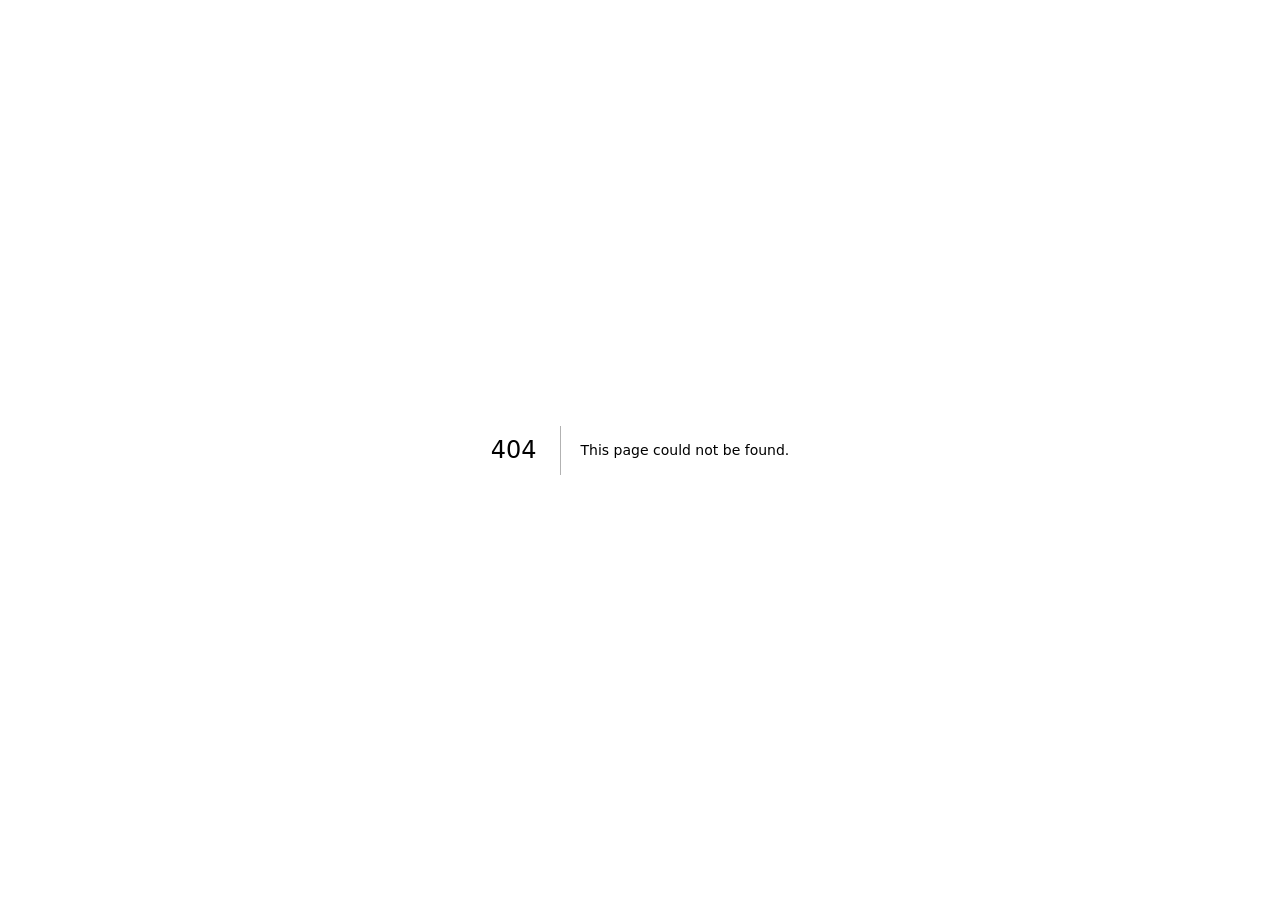
<file: 404/index.html>
<!DOCTYPE html><html lang="ru"><head><meta charSet="utf-8"/><meta name="viewport" content="width=device-width, initial-scale=1"/><link rel="stylesheet" href="/_next/static/chunks/08pyza8896.~y.css" data-precedence="next"/><link rel="preload" as="script" fetchPriority="low" href="/_next/static/chunks/15xrurgzs99gv.js"/><script src="/_next/static/chunks/0t2z5hkh7v~~b.js" async=""></script><script src="/_next/static/chunks/07lhk_q6pmm3r.js" async=""></script><script src="/_next/static/chunks/turbopack-08lz5pl99x_po.js" async=""></script><script src="/_next/static/chunks/0dbhjjzl8qfwv.js" async=""></script><meta name="robots" content="noindex"/><title>404: This page could not be found.</title><title>Предпросмотр сайта Валентины Зеленской</title><meta name="description" content="Интерактивный предпросмотр сайта-портфолио дизайнера интерьеров."/><meta name="codex-preview" content="development"/><link rel="shortcut icon" href="/favicon.svg"/><link rel="icon" href="/favicon.svg"/><script src="/_next/static/chunks/03~yq9q893hmn.js" noModule=""></script></head><body><div hidden=""><!--$--><!--/$--></div><div style="font-family:system-ui,&quot;Segoe UI&quot;,Roboto,Helvetica,Arial,sans-serif,&quot;Apple Color Emoji&quot;,&quot;Segoe UI Emoji&quot;;height:100vh;text-align:center;display:flex;flex-direction:column;align-items:center;justify-content:center"><div><style>body{color:#000;background:#fff;margin:0}.next-error-h1{border-right:1px solid rgba(0,0,0,.3)}@media (prefers-color-scheme:dark){body{color:#fff;background:#000}.next-error-h1{border-right:1px solid rgba(255,255,255,.3)}}</style><h1 class="next-error-h1" style="display:inline-block;margin:0 20px 0 0;padding:0 23px 0 0;font-size:24px;font-weight:500;vertical-align:top;line-height:49px">404</h1><div style="display:inline-block"><h2 style="font-size:14px;font-weight:400;line-height:49px;margin:0">This page could not be found.</h2></div></div></div><!--$--><!--/$--><script src="/_next/static/chunks/15xrurgzs99gv.js" id="_R_" async=""></script><script>(self.__next_f=self.__next_f||[]).push([0])</script><script>self.__next_f.push([1,"1:\"$Sreact.fragment\"\n2:I[39756,[\"/_next/static/chunks/0dbhjjzl8qfwv.js\"],\"default\"]\n3:I[37457,[\"/_next/static/chunks/0dbhjjzl8qfwv.js\"],\"default\"]\n4:I[97367,[\"/_next/static/chunks/0dbhjjzl8qfwv.js\"],\"OutletBoundary\"]\n5:\"$Sreact.suspense\"\n8:I[97367,[\"/_next/static/chunks/0dbhjjzl8qfwv.js\"],\"ViewportBoundary\"]\na:I[97367,[\"/_next/static/chunks/0dbhjjzl8qfwv.js\"],\"MetadataBoundary\"]\nc:I[68027,[\"/_next/static/chunks/0dbhjjzl8qfwv.js\"],\"default\",1]\n:HL[\"/_next/static/chunks/08pyza8896.~y.css\",\"style\"]\n"])</script><script>self.__next_f.push([1,"0:{\"P\":null,\"c\":[\"\",\"_not-found\",\"\"],\"q\":\"\",\"i\":false,\"f\":[[[\"\",{\"children\":[\"/_not-found\",{\"children\":[\"__PAGE__\",{}]}]},\"$undefined\",\"$undefined\",16],[[\"$\",\"$1\",\"c\",{\"children\":[[[\"$\",\"link\",\"0\",{\"rel\":\"stylesheet\",\"href\":\"/_next/static/chunks/08pyza8896.~y.css\",\"precedence\":\"next\",\"crossOrigin\":\"$undefined\",\"nonce\":\"$undefined\"}],[\"$\",\"script\",\"script-0\",{\"src\":\"/_next/static/chunks/0dbhjjzl8qfwv.js\",\"async\":true,\"nonce\":\"$undefined\"}]],[\"$\",\"html\",null,{\"lang\":\"ru\",\"children\":[\"$\",\"body\",null,{\"children\":[\"$\",\"$L2\",null,{\"parallelRouterKey\":\"children\",\"error\":\"$undefined\",\"errorStyles\":\"$undefined\",\"errorScripts\":\"$undefined\",\"template\":[\"$\",\"$L3\",null,{}],\"templateStyles\":\"$undefined\",\"templateScripts\":\"$undefined\",\"notFound\":[[[\"$\",\"title\",null,{\"children\":\"404: This page could not be found.\"}],[\"$\",\"div\",null,{\"style\":{\"fontFamily\":\"system-ui,\\\"Segoe UI\\\",Roboto,Helvetica,Arial,sans-serif,\\\"Apple Color Emoji\\\",\\\"Segoe UI Emoji\\\"\",\"height\":\"100vh\",\"textAlign\":\"center\",\"display\":\"flex\",\"flexDirection\":\"column\",\"alignItems\":\"center\",\"justifyContent\":\"center\"},\"children\":[\"$\",\"div\",null,{\"children\":[[\"$\",\"style\",null,{\"dangerouslySetInnerHTML\":{\"__html\":\"body{color:#000;background:#fff;margin:0}.next-error-h1{border-right:1px solid rgba(0,0,0,.3)}@media (prefers-color-scheme:dark){body{color:#fff;background:#000}.next-error-h1{border-right:1px solid rgba(255,255,255,.3)}}\"}}],[\"$\",\"h1\",null,{\"className\":\"next-error-h1\",\"style\":{\"display\":\"inline-block\",\"margin\":\"0 20px 0 0\",\"padding\":\"0 23px 0 0\",\"fontSize\":24,\"fontWeight\":500,\"verticalAlign\":\"top\",\"lineHeight\":\"49px\"},\"children\":404}],[\"$\",\"div\",null,{\"style\":{\"display\":\"inline-block\"},\"children\":[\"$\",\"h2\",null,{\"style\":{\"fontSize\":14,\"fontWeight\":400,\"lineHeight\":\"49px\",\"margin\":0},\"children\":\"This page could not be found.\"}]}]]}]}]],[]],\"forbidden\":\"$undefined\",\"unauthorized\":\"$undefined\"}]}]}]]}],{\"children\":[[\"$\",\"$1\",\"c\",{\"children\":[null,[\"$\",\"$L2\",null,{\"parallelRouterKey\":\"children\",\"error\":\"$undefined\",\"errorStyles\":\"$undefined\",\"errorScripts\":\"$undefined\",\"template\":[\"$\",\"$L3\",null,{}],\"templateStyles\":\"$undefined\",\"templateScripts\":\"$undefined\",\"notFound\":\"$undefined\",\"forbidden\":\"$undefined\",\"unauthorized\":\"$undefined\"}]]}],{\"children\":[[\"$\",\"$1\",\"c\",{\"children\":[[[\"$\",\"title\",null,{\"children\":\"404: This page could not be found.\"}],[\"$\",\"div\",null,{\"style\":\"$0:f:0:1:0:props:children:1:props:children:props:children:props:notFound:0:1:props:style\",\"children\":[\"$\",\"div\",null,{\"children\":[[\"$\",\"style\",null,{\"dangerouslySetInnerHTML\":{\"__html\":\"body{color:#000;background:#fff;margin:0}.next-error-h1{border-right:1px solid rgba(0,0,0,.3)}@media (prefers-color-scheme:dark){body{color:#fff;background:#000}.next-error-h1{border-right:1px solid rgba(255,255,255,.3)}}\"}}],[\"$\",\"h1\",null,{\"className\":\"next-error-h1\",\"style\":\"$0:f:0:1:0:props:children:1:props:children:props:children:props:notFound:0:1:props:children:props:children:1:props:style\",\"children\":404}],[\"$\",\"div\",null,{\"style\":\"$0:f:0:1:0:props:children:1:props:children:props:children:props:notFound:0:1:props:children:props:children:2:props:style\",\"children\":[\"$\",\"h2\",null,{\"style\":\"$0:f:0:1:0:props:children:1:props:children:props:children:props:notFound:0:1:props:children:props:children:2:props:children:props:style\",\"children\":\"This page could not be found.\"}]}]]}]}]],null,[\"$\",\"$L4\",null,{\"children\":[\"$\",\"$5\",null,{\"name\":\"Next.MetadataOutlet\",\"children\":\"$@6\"}]}]]}],{},null,false,null]},null,false,\"$@7\"]},null,false,null],[\"$\",\"$1\",\"h\",{\"children\":[[\"$\",\"meta\",null,{\"name\":\"robots\",\"content\":\"noindex\"}],[\"$\",\"$L8\",null,{\"children\":\"$L9\"}],[\"$\",\"div\",null,{\"hidden\":true,\"children\":[\"$\",\"$La\",null,{\"children\":[\"$\",\"$5\",null,{\"name\":\"Next.Metadata\",\"children\":\"$Lb\"}]}]}],null]}],false]],\"m\":\"$undefined\",\"G\":[\"$c\",[[\"$\",\"link\",\"0\",{\"rel\":\"stylesheet\",\"href\":\"/_next/static/chunks/08pyza8896.~y.css\",\"precedence\":\"next\",\"crossOrigin\":\"$undefined\",\"nonce\":\"$undefined\"}]]],\"S\":true,\"h\":null,\"s\":\"$undefined\",\"l\":\"$undefined\",\"p\":\"$undefined\",\"d\":\"$undefined\",\"b\":\"7PJtRcc5vXAKRiq269Wh2\"}\n"])</script><script>self.__next_f.push([1,"d:[]\n7:\"$Wd\"\n"])</script><script>self.__next_f.push([1,"9:[[\"$\",\"meta\",\"0\",{\"charSet\":\"utf-8\"}],[\"$\",\"meta\",\"1\",{\"name\":\"viewport\",\"content\":\"width=device-width, initial-scale=1\"}]]\n"])</script><script>self.__next_f.push([1,"e:I[27201,[\"/_next/static/chunks/0dbhjjzl8qfwv.js\"],\"IconMark\"]\n6:null\nb:[[\"$\",\"title\",\"0\",{\"children\":\"Предпросмотр сайта Валентины Зеленской\"}],[\"$\",\"meta\",\"1\",{\"name\":\"description\",\"content\":\"Интерактивный предпросмотр сайта-портфолио дизайнера интерьеров.\"}],[\"$\",\"meta\",\"2\",{\"name\":\"codex-preview\",\"content\":\"development\"}],[\"$\",\"link\",\"3\",{\"rel\":\"shortcut icon\",\"href\":\"/favicon.svg\"}],[\"$\",\"link\",\"4\",{\"rel\":\"icon\",\"href\":\"/favicon.svg\"}],[\"$\",\"$Le\",\"5\",{}]]\n"])</script></body></html>
</file>
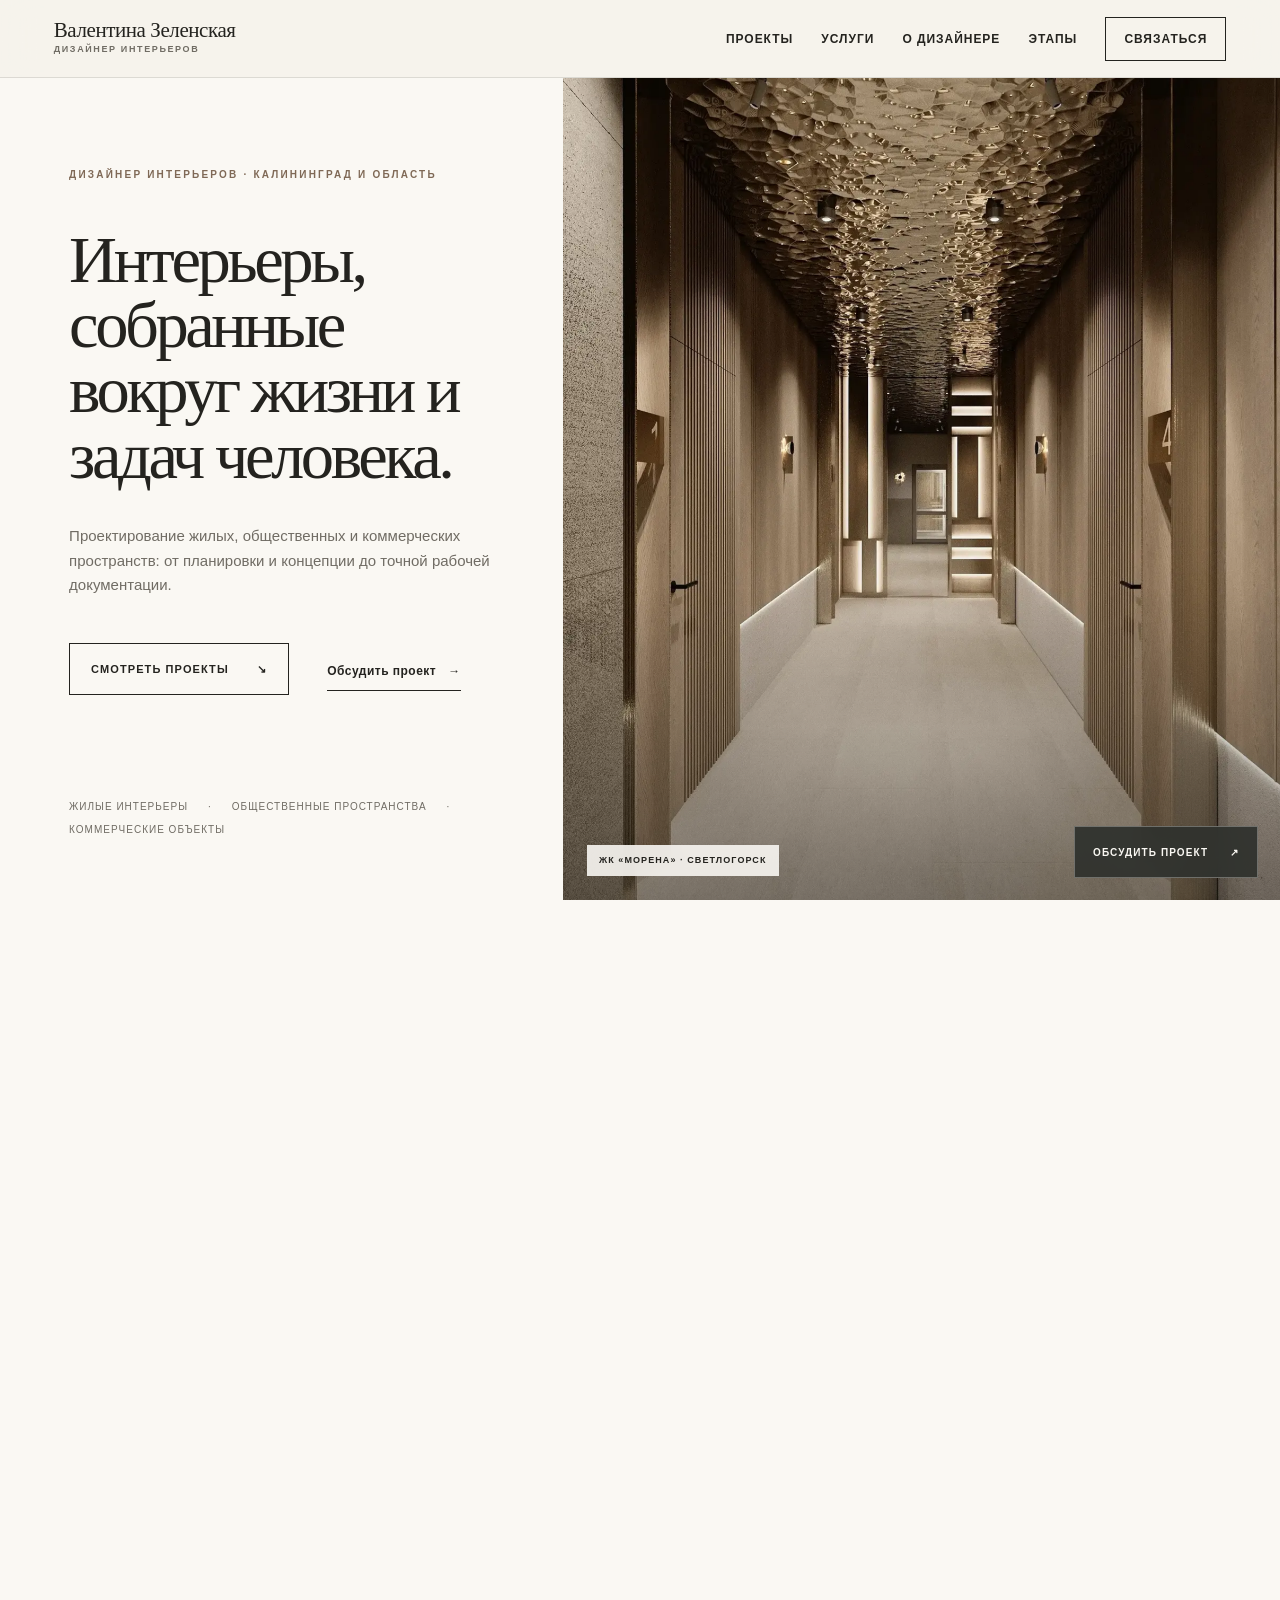
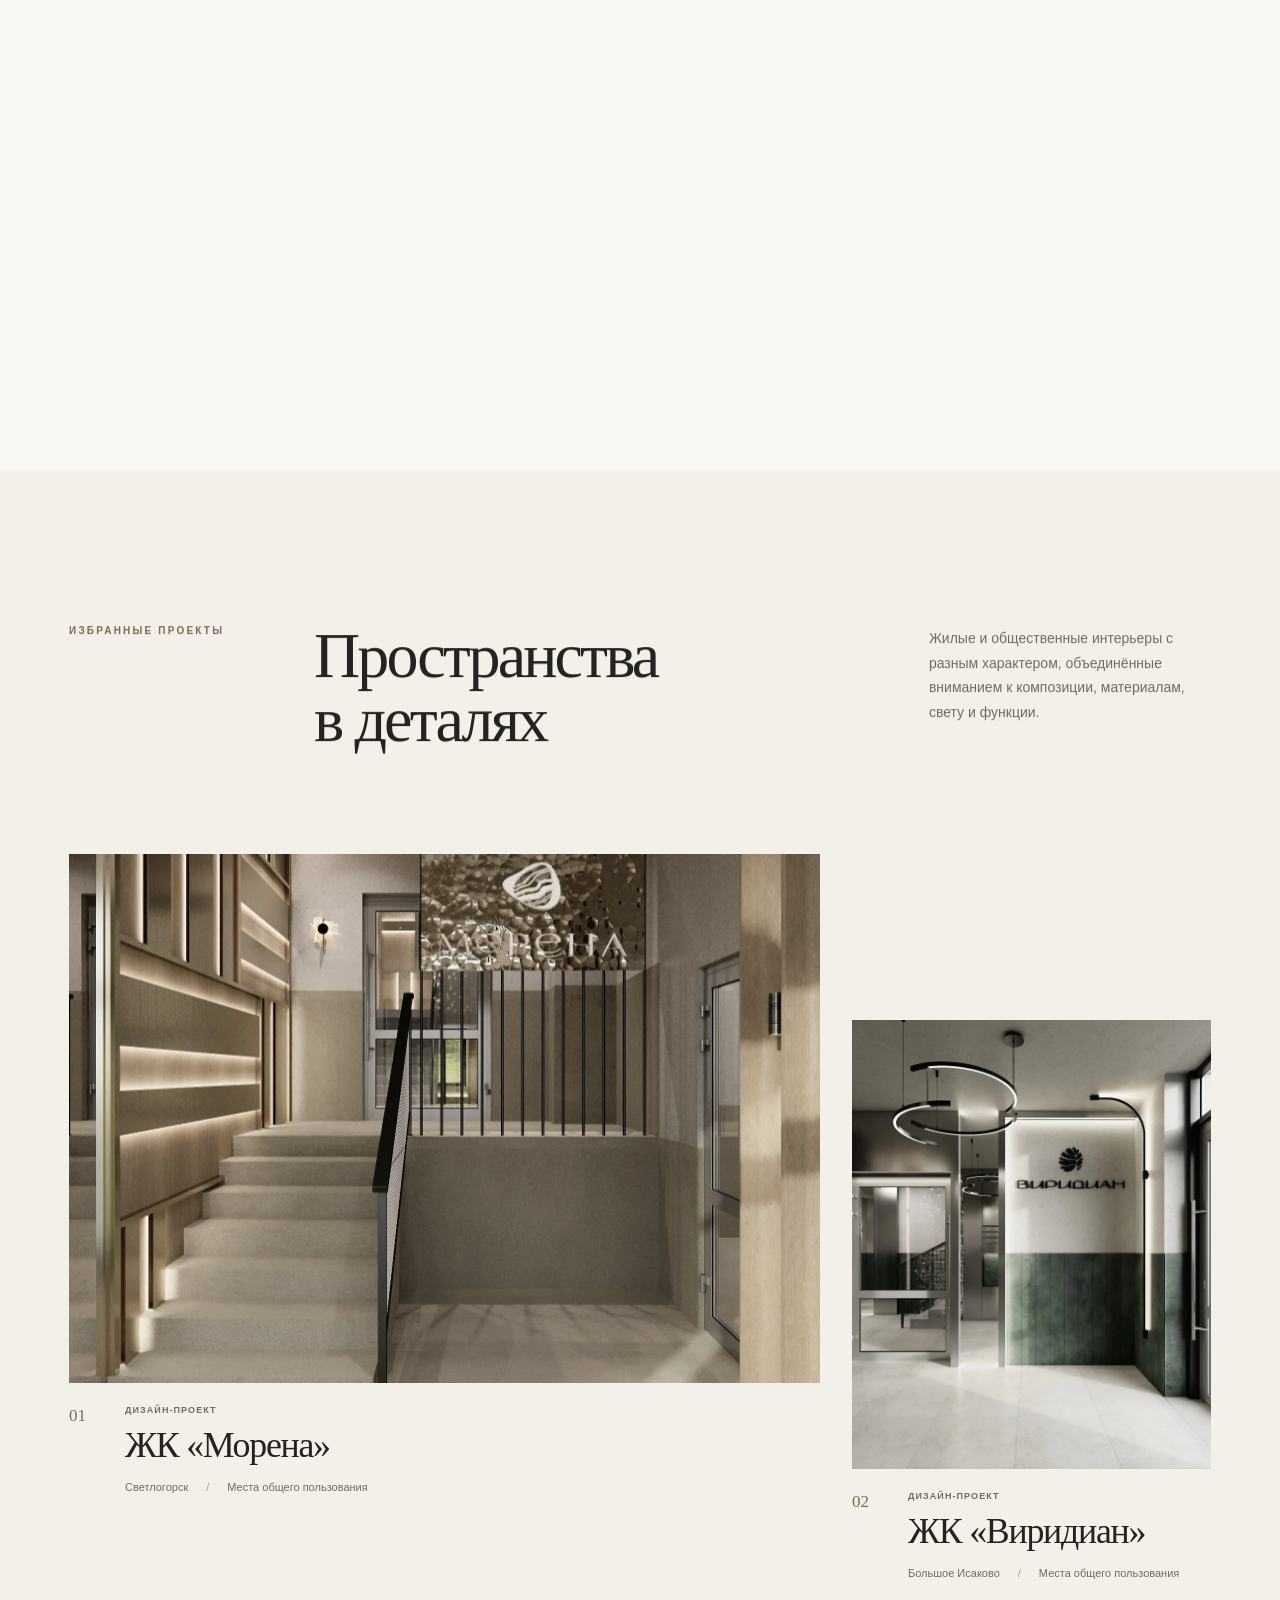
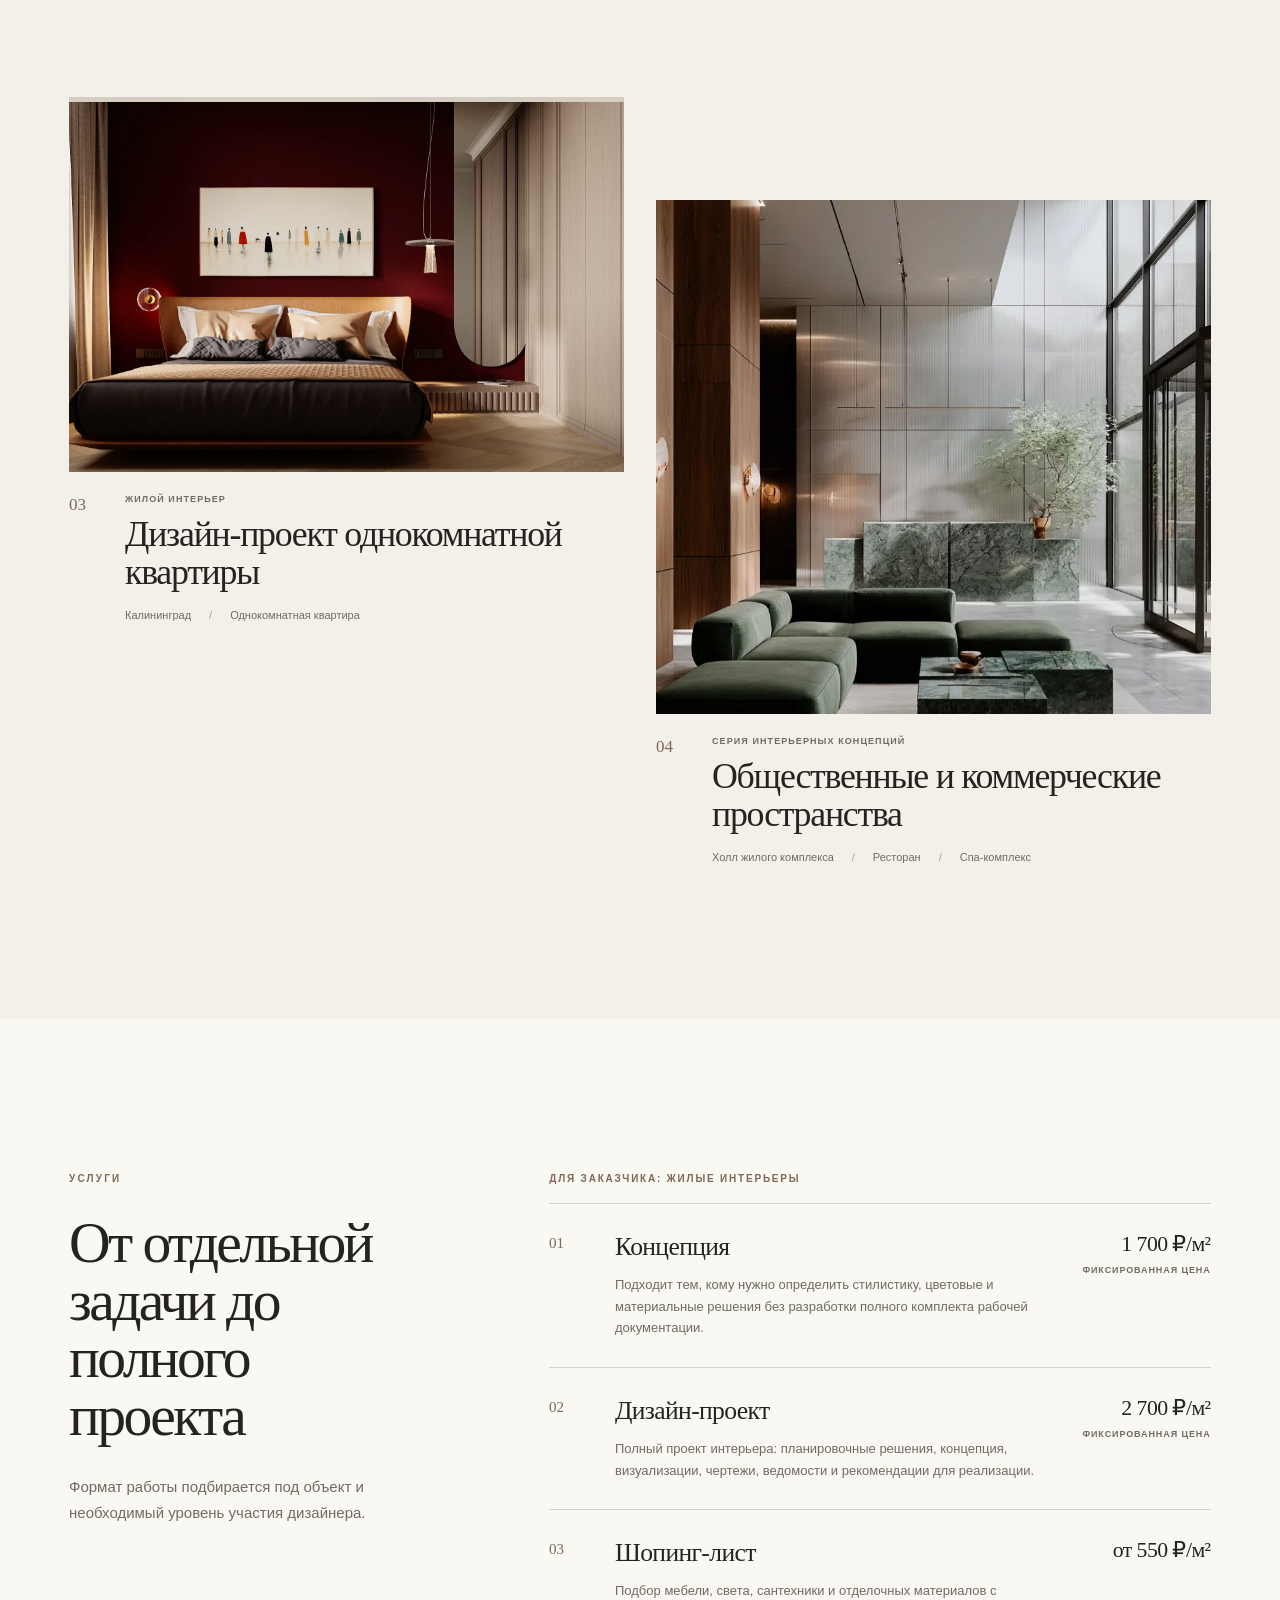
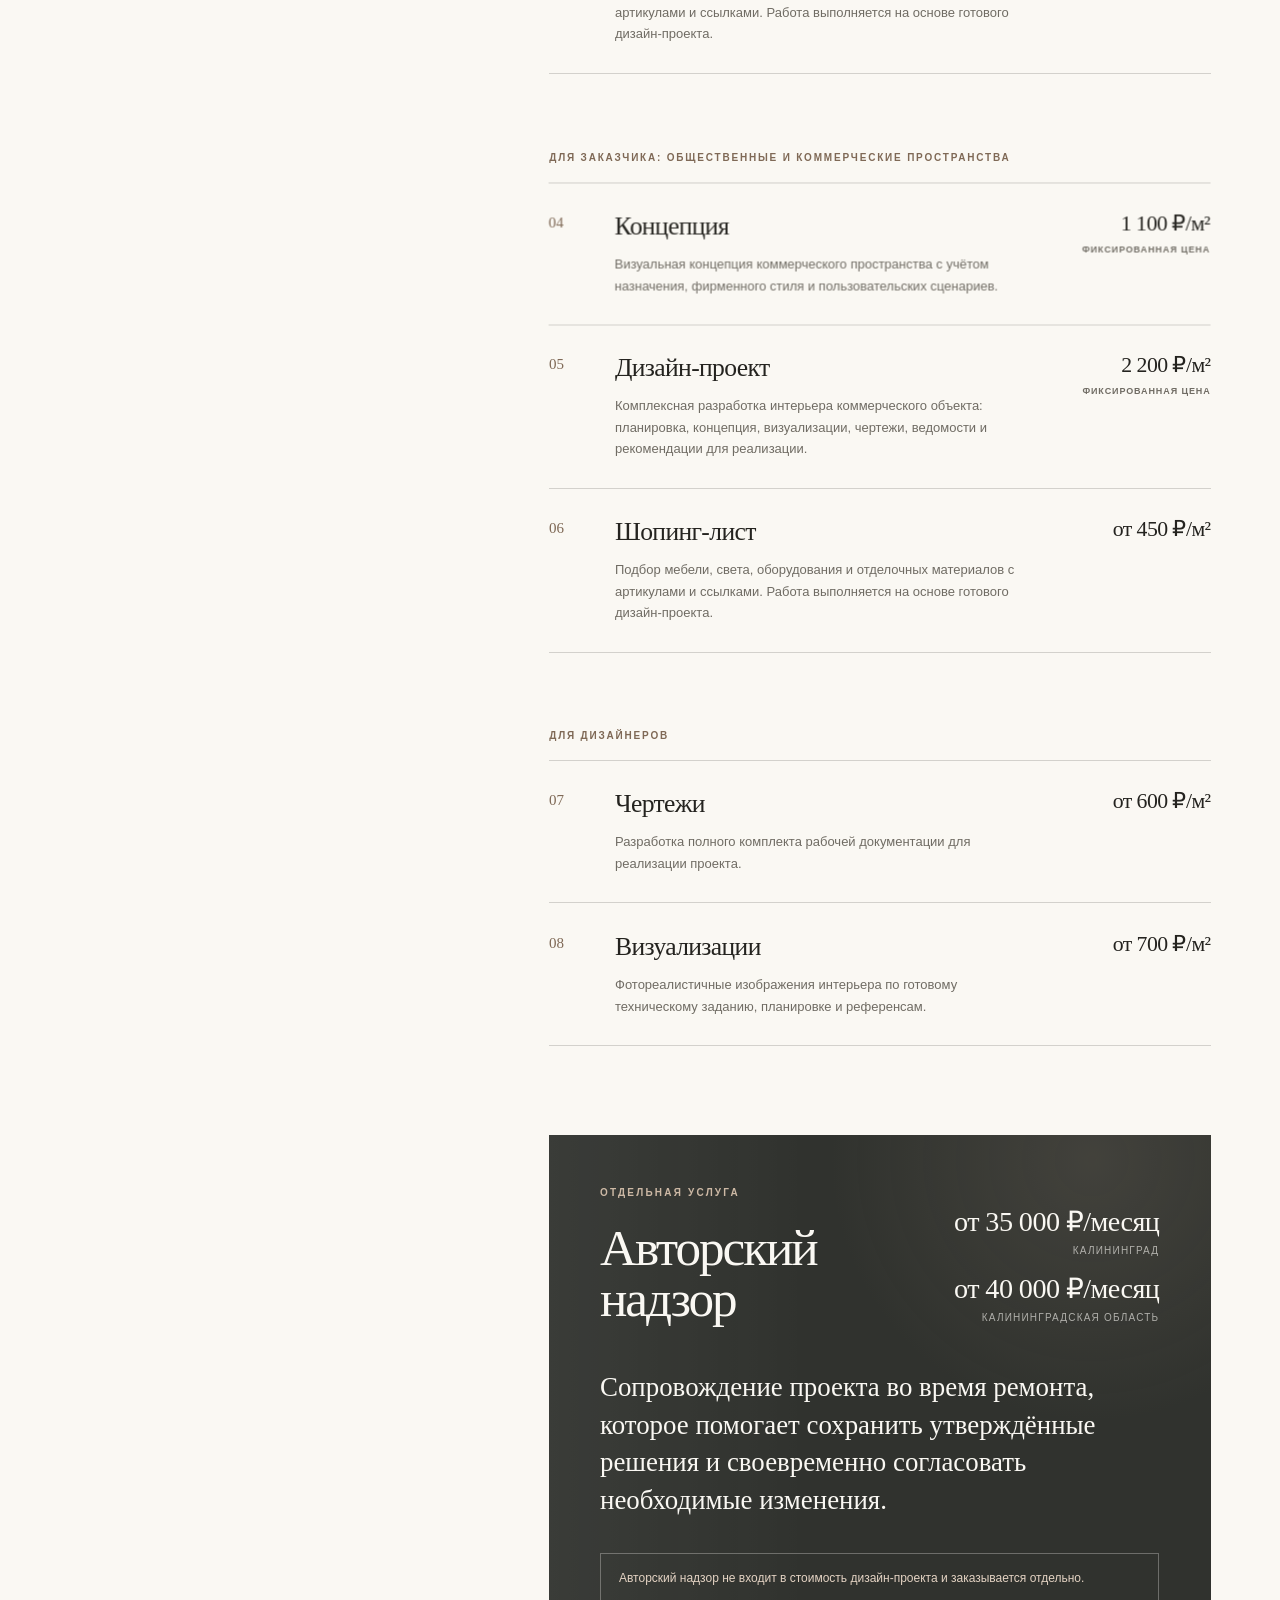
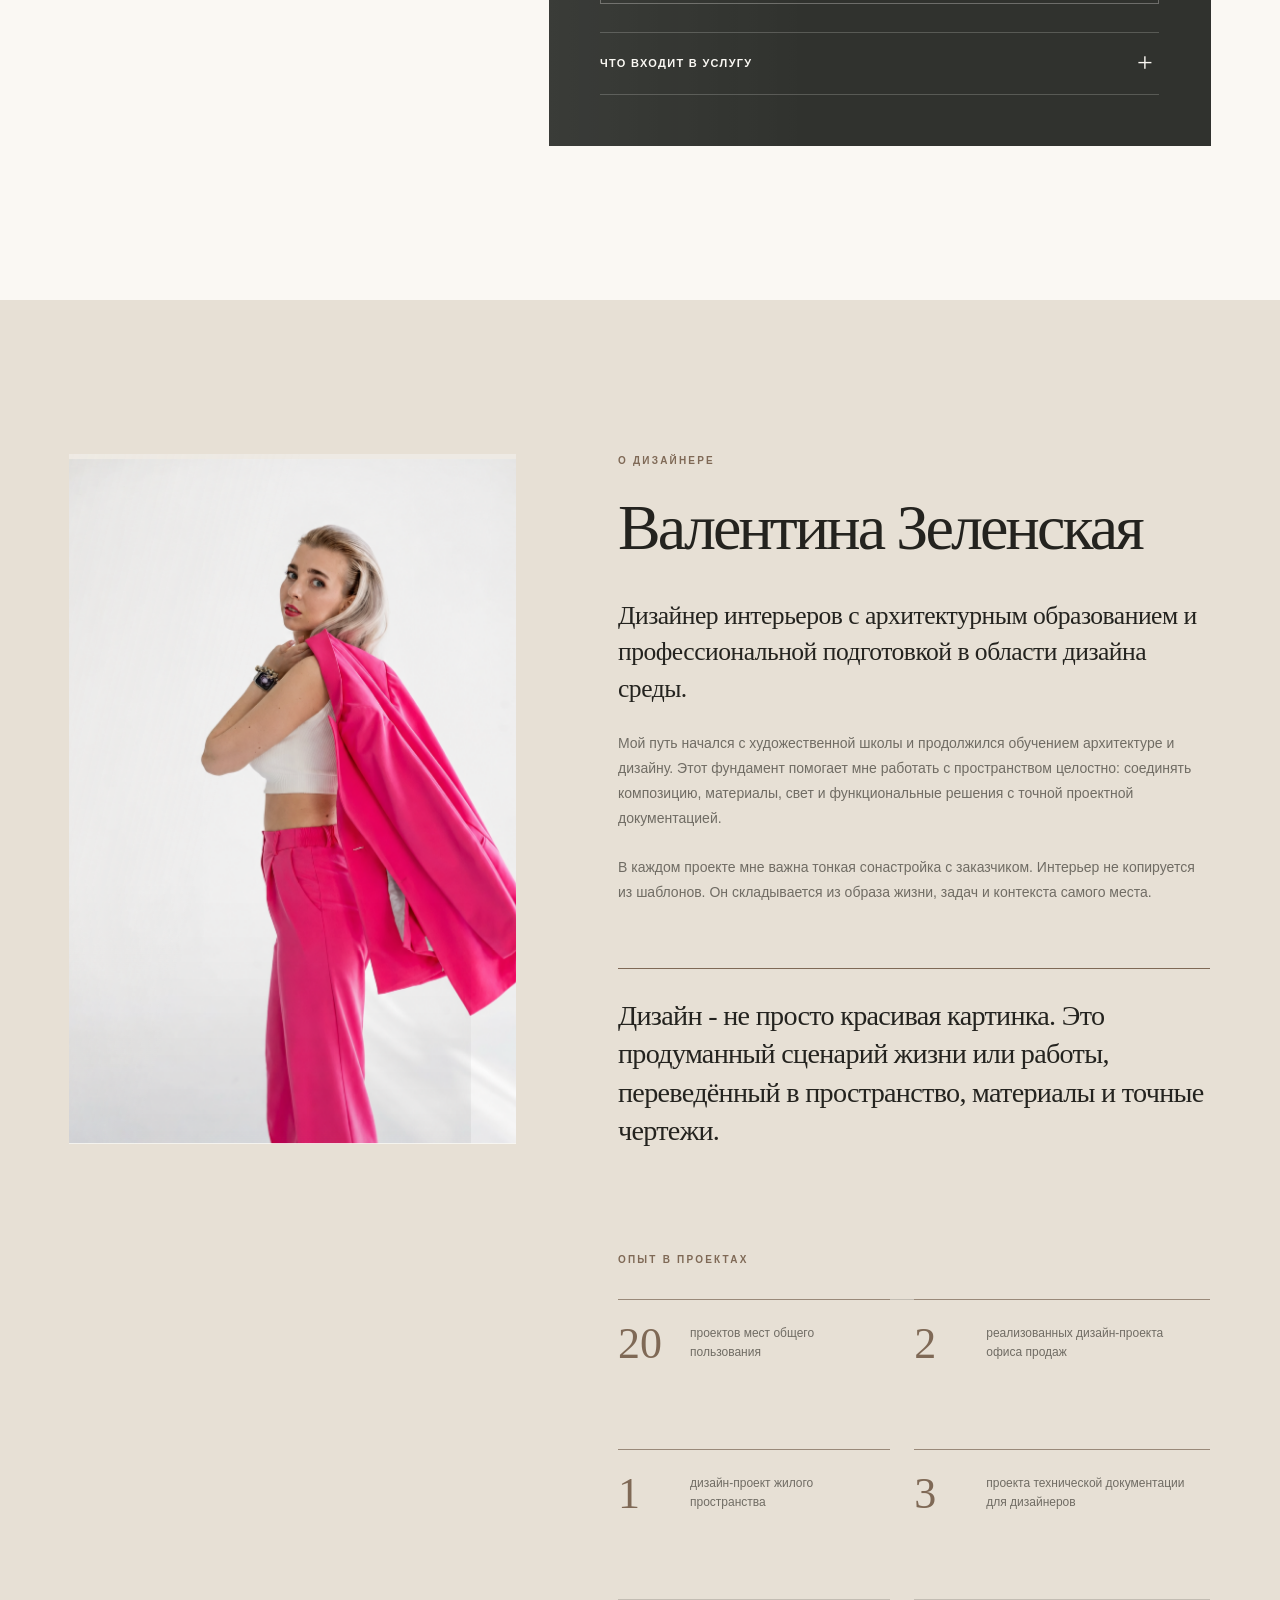
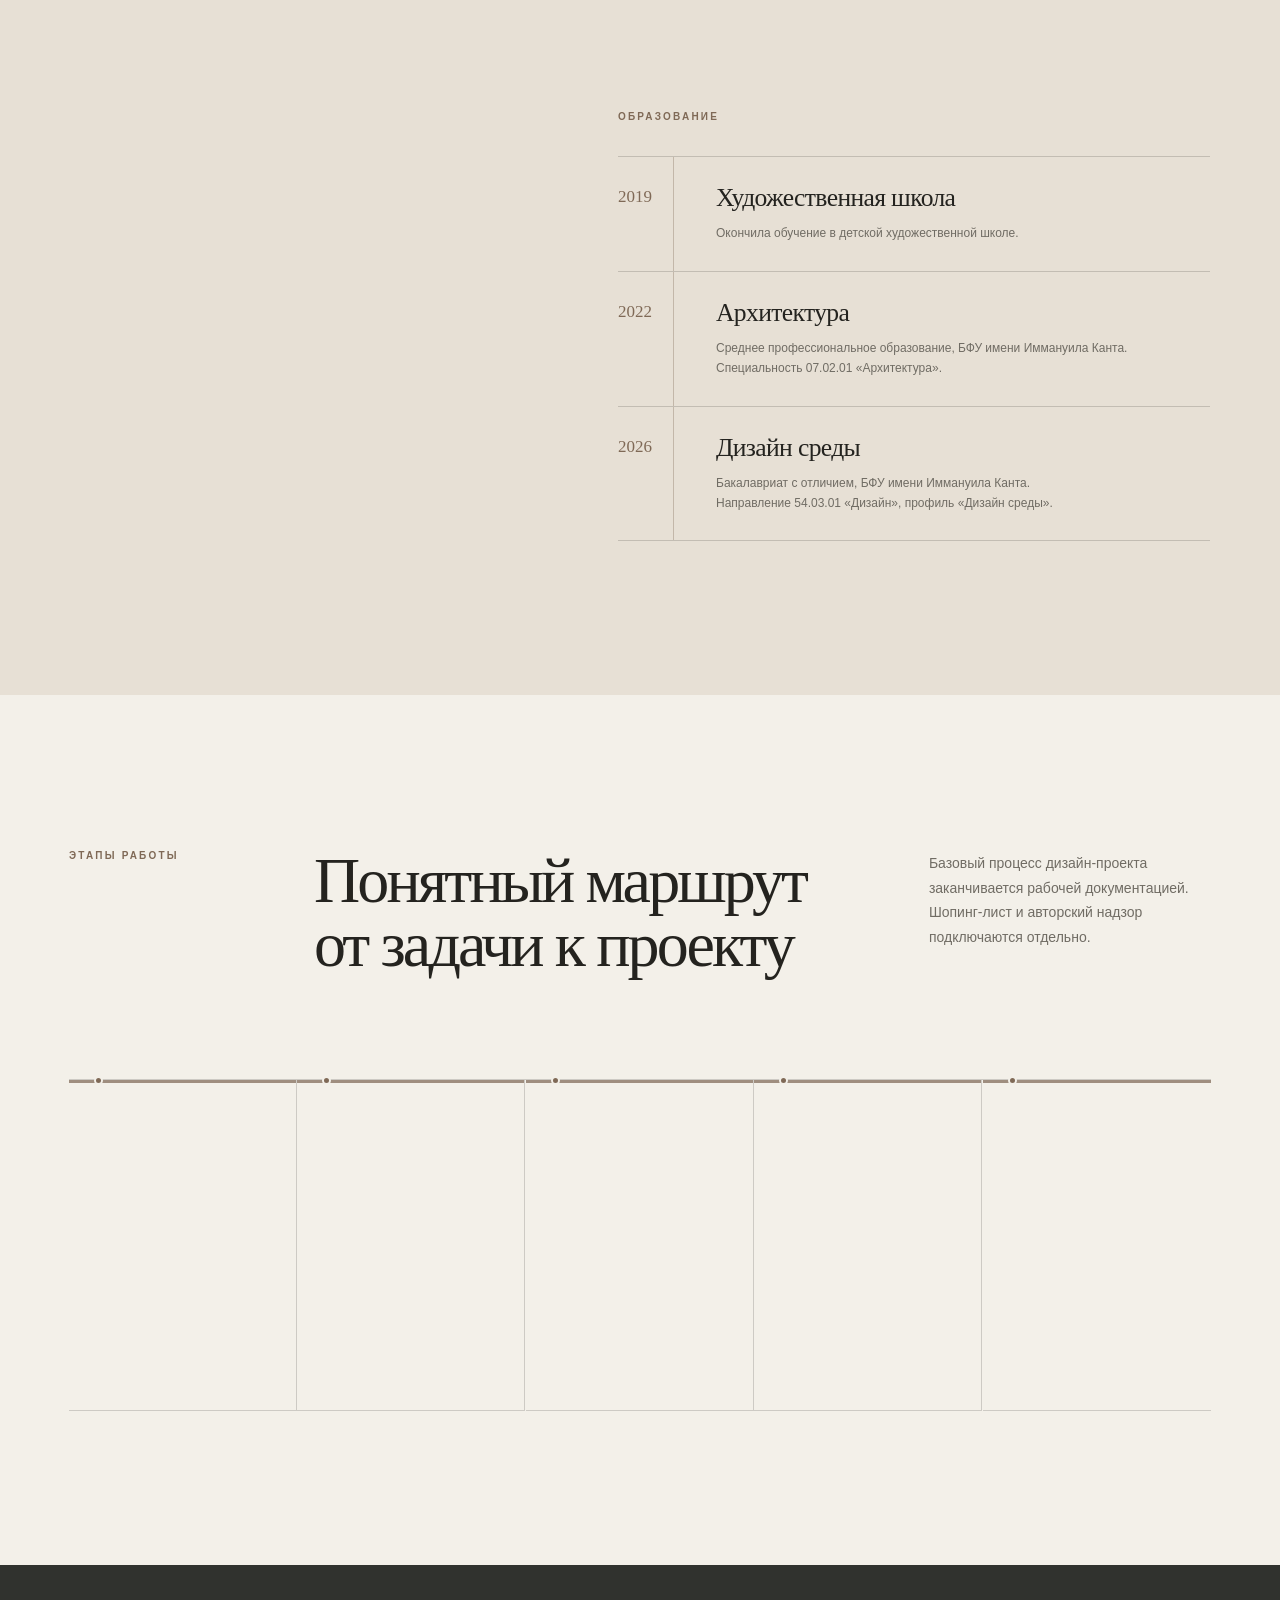
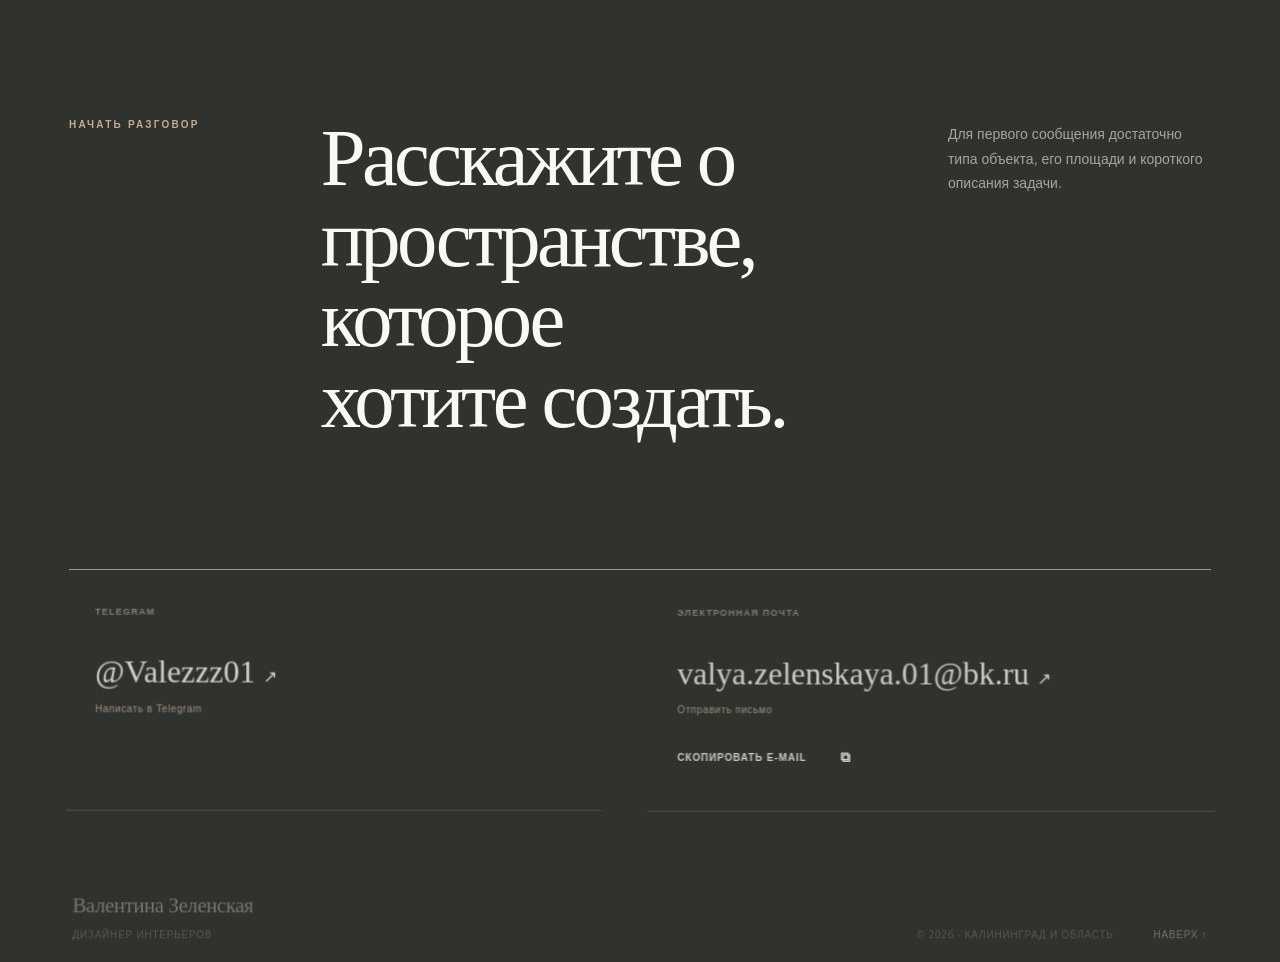
<file: preview.html>
<!doctype html>
<html lang="ru" class="motion-force" data-motion-build="28">
  <head>
    <meta charset="utf-8" />
    <meta name="viewport" content="width=device-width, initial-scale=1" />
    <meta name="codex-preview" content="development" />
    <meta http-equiv="cache-control" content="no-store, no-cache, must-revalidate" />
    <meta http-equiv="pragma" content="no-cache" />
    <meta http-equiv="expires" content="0" />
    <meta name="theme-color" content="#f3f0e9" />
    <title>Валентина Зеленская - дизайнер интерьеров в Калининграде</title>
    <meta
      name="description"
      content="Дизайн жилых, общественных и коммерческих пространств в Калининграде и области: от планировки и концепции до рабочей документации."
    />
    <meta name="author" content="Валентина Зеленская" />
    <meta
      name="keywords"
      content="дизайнер интерьеров Калининград, дизайн интерьера Калининград, дизайн квартиры, дизайн общественных пространств, Валентина Зеленская"
    />
    <meta name="robots" content="index, follow" />
    <meta property="og:title" content="Валентина Зеленская - дизайнер интерьеров" />
    <meta
      property="og:description"
      content="Жилые, общественные и коммерческие интерьеры в Калининграде и области."
    />
    <meta property="og:site_name" content="Валентина Зеленская - дизайнер интерьеров" />
    <meta property="og:locale" content="ru_RU" />
    <meta property="og:type" content="website" />
    <meta property="og:image" content="/images/portfolio/morena-01.webp" />
    <link rel="preload" as="image" href="/images/portfolio/morena-01.webp" fetchpriority="high" />
    <link rel="stylesheet" href="/styles.css?motion-build=28" />
    <link rel="icon" href="/favicon.svg" />
    <script type="application/ld+json">
      {
        "@context": "https://schema.org",
        "@type": "ProfessionalService",
        "name": "Валентина Зеленская",
        "description": "Дизайн жилых, общественных и коммерческих интерьеров в Калининграде и Калининградской области.",
        "areaServed": "Калининград и Калининградская область",
        "serviceType": [
          "Концепция жилого интерьера",
          "Дизайн-проект жилого интерьера",
          "Шопинг-лист для жилого интерьера",
          "Концепция коммерческого пространства",
          "Дизайн-проект коммерческого пространства",
          "Шопинг-лист для коммерческого пространства",
          "Чертежи для дизайнеров",
          "Визуализации для дизайнеров",
          "Авторский надзор"
        ],
        "makesOffer": [
          {
            "@type": "Offer",
            "itemOffered": {
              "@type": "Service",
              "name": "Концепция жилого интерьера",
              "description": "Определение стилистики, цветовых и материальных решений без разработки полного комплекта рабочей документации."
            },
            "priceSpecification": {
              "@type": "UnitPriceSpecification",
              "price": 1700,
              "priceCurrency": "RUB",
              "unitText": "м²"
            }
          },
          {
            "@type": "Offer",
            "itemOffered": {
              "@type": "Service",
              "name": "Дизайн-проект жилого интерьера",
              "description": "Планировочные решения, концепция, визуализации, чертежи, ведомости и рекомендации для реализации."
            },
            "priceSpecification": {
              "@type": "UnitPriceSpecification",
              "price": 2700,
              "priceCurrency": "RUB",
              "unitText": "м²"
            }
          },
          {
            "@type": "Offer",
            "itemOffered": {
              "@type": "Service",
              "name": "Шопинг-лист для жилого интерьера",
              "description": "Подбор мебели, света, сантехники и отделочных материалов с артикулами и ссылками на основе готового дизайн-проекта."
            },
            "priceSpecification": {
              "@type": "UnitPriceSpecification",
              "minPrice": 550,
              "priceCurrency": "RUB",
              "unitText": "м²"
            }
          },
          {
            "@type": "Offer",
            "itemOffered": {
              "@type": "Service",
              "name": "Концепция коммерческого пространства",
              "description": "Визуальная концепция коммерческого пространства с учётом назначения, фирменного стиля и пользовательских сценариев."
            },
            "priceSpecification": {
              "@type": "UnitPriceSpecification",
              "price": 1100,
              "priceCurrency": "RUB",
              "unitText": "м²"
            }
          },
          {
            "@type": "Offer",
            "itemOffered": {
              "@type": "Service",
              "name": "Дизайн-проект коммерческого пространства",
              "description": "Планировка, концепция, визуализации, чертежи, ведомости и рекомендации для реализации коммерческого объекта."
            },
            "priceSpecification": {
              "@type": "UnitPriceSpecification",
              "price": 2200,
              "priceCurrency": "RUB",
              "unitText": "м²"
            }
          },
          {
            "@type": "Offer",
            "itemOffered": {
              "@type": "Service",
              "name": "Шопинг-лист для коммерческого пространства",
              "description": "Подбор мебели, света, оборудования и отделочных материалов с артикулами и ссылками на основе готового дизайн-проекта."
            },
            "priceSpecification": {
              "@type": "UnitPriceSpecification",
              "minPrice": 450,
              "priceCurrency": "RUB",
              "unitText": "м²"
            }
          },
          {
            "@type": "Offer",
            "itemOffered": {
              "@type": "Service",
              "name": "Чертежи для дизайнеров",
              "description": "Разработка полного комплекта рабочей документации для реализации проекта."
            },
            "priceSpecification": {
              "@type": "UnitPriceSpecification",
              "minPrice": 600,
              "priceCurrency": "RUB",
              "unitText": "м²"
            }
          },
          {
            "@type": "Offer",
            "itemOffered": {
              "@type": "Service",
              "name": "Визуализации для дизайнеров",
              "description": "Фотореалистичные изображения интерьера по готовому техническому заданию, планировке и референсам."
            },
            "priceSpecification": {
              "@type": "UnitPriceSpecification",
              "minPrice": 700,
              "priceCurrency": "RUB",
              "unitText": "м²"
            }
          },
          {
            "@type": "Offer",
            "itemOffered": {
              "@type": "Service",
              "name": "Авторский надзор в Калининграде"
            },
            "priceSpecification": {
              "@type": "PriceSpecification",
              "minPrice": 35000,
              "priceCurrency": "RUB",
              "unitText": "месяц"
            }
          },
          {
            "@type": "Offer",
            "itemOffered": {
              "@type": "Service",
              "name": "Авторский надзор в Калининградской области"
            },
            "priceSpecification": {
              "@type": "PriceSpecification",
              "minPrice": 40000,
              "priceCurrency": "RUB",
              "unitText": "месяц"
            }
          }
        ]
      }
    </script>
  </head>
  <body>
    <a class="skip-link" href="#content">Перейти к содержанию</a>

    <header class="site-header">
      <a class="brand" href="#top">
        <span class="brand-name">Валентина Зеленская</span>
        <span class="brand-role">Дизайнер интерьеров</span>
      </a>

      <button
        class="menu-toggle"
        type="button"
        aria-label="Открыть меню"
        aria-expanded="false"
        aria-controls="site-navigation"
      >
        <span></span>
        <span></span>
      </button>

      <nav class="site-navigation" id="site-navigation" aria-label="Основная навигация">
        <a href="#projects">Проекты</a>
        <a href="#services">Услуги</a>
        <a href="#about">О дизайнере</a>
        <a href="#process">Этапы</a>
        <a class="nav-contact" href="#contacts">Связаться</a>
      </nav>
    </header>

    <main id="content">
      <section class="hero" id="top" aria-labelledby="hero-title">
        <div class="hero-stage">
          <div class="hero-copy">
            <p class="eyebrow hero-eyebrow">Дизайнер интерьеров · Калининград и область</p>
            <h1 id="hero-title">Интерьеры, собранные вокруг жизни и задач человека.</h1>
            <p class="hero-introduction">
              Проектирование жилых, общественных и коммерческих пространств: от планировки и
              концепции до точной рабочей документации.
            </p>
            <div class="hero-actions">
              <a class="button button-primary" href="#projects">
                Смотреть проекты <span aria-hidden="true">↘</span>
              </a>
              <a class="text-link" href="#contacts">
                Обсудить проект <span aria-hidden="true">→</span>
              </a>
            </div>
            <div class="hero-disciplines" role="group" aria-label="Направления работы">
              <span>Жилые интерьеры</span>
              <span>Общественные пространства</span>
              <span>Коммерческие объекты</span>
            </div>
          </div>

          <figure class="hero-visual">
            <img
              src="/images/portfolio/morena-01.webp"
              alt="Интерьер коридора жилого комплекса «Морена» в светлой песочной палитре"
              width="1600"
              height="2000"
              fetchpriority="high"
              decoding="async"
            />
            <figcaption>ЖК «Морена» · Светлогорск</figcaption>
          </figure>

          <div class="hero-legibility-veil" aria-hidden="true"></div>

          <div class="hero-cinematic" aria-hidden="true">
            <p>Дизайнер интерьеров · Калининград и область</p>
            <span>Красота, которая вдохновляет</span>
          </div>

          <div class="hero-scroll-cue" aria-hidden="true">
            <span>Прокрутите</span>
            <i></i>
          </div>
        </div>
      </section>

      <section class="projects section" id="projects" aria-labelledby="projects-title">
        <div class="section-heading" data-reveal>
          <p class="eyebrow">Избранные проекты</p>
          <h2 id="projects-title">Пространства в деталях</h2>
          <p class="section-lead">
            Жилые и общественные интерьеры с разным характером, объединённые вниманием к
            композиции, материалам, свету и функции.
          </p>
        </div>

        <div class="projects-grid">
          <article class="project-card project-card-wide" data-reveal>
            <button class="project-image-button" type="button" data-project="morena">
              <img
                src="/images/portfolio/morena-06.webp"
                alt="Входная зона ЖК «Морена» с лестницей и логотипом"
                width="1600"
                height="2000"
                loading="eager"
                decoding="async"
              />
              <span class="project-open" aria-hidden="true">Смотреть <span>↗</span></span>
            </button>
            <div class="project-caption">
              <span class="project-number">01</span>
              <div>
                <p>Дизайн-проект</p>
                <h3>ЖК «Морена»</h3>
                <div class="project-meta">
                  <span>Светлогорск</span>
                  <span>Места общего пользования</span>
                </div>
              </div>
            </div>
          </article>

          <article class="project-card project-card-portrait" data-reveal>
            <button class="project-image-button" type="button" data-project="viridian">
              <img
                src="/images/portfolio/viridian-04.webp"
                alt="Входная зона ЖК «Виридиан» с логотипом и кольцевыми светильниками"
                width="1600"
                height="2000"
                loading="lazy"
                decoding="async"
              />
              <span class="project-open" aria-hidden="true">Смотреть <span>↗</span></span>
            </button>
            <div class="project-caption">
              <span class="project-number">02</span>
              <div>
                <p>Дизайн-проект</p>
                <h3>ЖК «Виридиан»</h3>
                <div class="project-meta">
                  <span>Большое Исаково</span>
                  <span>Места общего пользования</span>
                </div>
              </div>
            </div>
          </article>

          <article class="project-card project-card-landscape" data-reveal>
            <button class="project-image-button" type="button" data-project="apartment">
              <img
                src="/images/portfolio/apartment-02.webp"
                alt="Спальня однокомнатной квартиры с бордовой акцентной стеной"
                width="2000"
                height="1168"
                loading="lazy"
                decoding="async"
              />
              <span class="project-open" aria-hidden="true">Смотреть <span>↗</span></span>
            </button>
            <div class="project-caption">
              <span class="project-number">03</span>
              <div>
                <p>Жилой интерьер</p>
                <h3>Дизайн-проект однокомнатной квартиры</h3>
                <div class="project-meta">
                  <span>Калининград</span>
                  <span>Однокомнатная квартира</span>
                </div>
              </div>
            </div>
          </article>

          <article class="project-card project-card-concepts" data-reveal>
            <button class="project-image-button" type="button" data-project="concepts">
              <img
                src="/images/portfolio/concept-hall-01.webp"
                alt="Концепция светлого холла жилого комплекса с зелёным мрамором"
                width="912"
                height="1296"
                loading="lazy"
                decoding="async"
              />
              <span class="project-open" aria-hidden="true">Смотреть <span>↗</span></span>
            </button>
            <div class="project-caption">
              <span class="project-number">04</span>
              <div>
                <p>Серия интерьерных концепций</p>
                <h3>Общественные и коммерческие пространства</h3>
                <div class="project-meta">
                  <span>Холл жилого комплекса</span>
                  <span>Ресторан</span>
                  <span>Спа-комплекс</span>
                </div>
              </div>
            </div>
          </article>
        </div>
      </section>

      <section class="services section" id="services" aria-labelledby="services-title">
        <div class="services-intro" data-reveal>
          <p class="eyebrow">Услуги</p>
          <h2 id="services-title">От отдельной задачи до полного проекта</h2>
          <p>Формат работы подбирается под объект и необходимый уровень участия дизайнера.</p>
        </div>

        <div class="services-content">
          <div class="service-list">
            <section class="service-group" aria-labelledby="services-clients">
              <h3 class="service-group-title" id="services-clients">
                Для заказчика: жилые интерьеры
              </h3>
              <article class="service-item" data-reveal>
                <span class="service-number">01</span>
                <div class="service-copy">
                  <h4>Концепция</h4>
                  <p>
                    Подходит тем, кому нужно определить стилистику, цветовые и материальные
                    решения без разработки полного комплекта рабочей документации.
                  </p>
                </div>
                <p class="service-price">
                  <strong>1 700 ₽/м²</strong>
                  <span>фиксированная цена</span>
                </p>
              </article>
              <article class="service-item" data-reveal>
                <span class="service-number">02</span>
                <div class="service-copy">
                  <h4>Дизайн-проект</h4>
                  <p>
                    Полный проект интерьера: планировочные решения, концепция, визуализации,
                    чертежи, ведомости и рекомендации для реализации.
                  </p>
                </div>
                <p class="service-price">
                  <strong>2 700 ₽/м²</strong>
                  <span>фиксированная цена</span>
                </p>
              </article>
              <article class="service-item" data-reveal>
                <span class="service-number">03</span>
                <div class="service-copy">
                  <h4>Шопинг-лист</h4>
                  <p>
                    Подбор мебели, света, сантехники и отделочных материалов с артикулами и
                    ссылками. Работа выполняется на основе готового дизайн-проекта.
                  </p>
                </div>
                <p class="service-price"><strong>от 550 ₽/м²</strong></p>
              </article>
            </section>

            <section class="service-group" aria-labelledby="services-commercial">
              <h3 class="service-group-title" id="services-commercial">
                Для заказчика: общественные и коммерческие пространства
              </h3>
              <article class="service-item" data-reveal>
                <span class="service-number">04</span>
                <div class="service-copy">
                  <h4>Концепция</h4>
                  <p>
                    Визуальная концепция коммерческого пространства с учётом назначения,
                    фирменного стиля и пользовательских сценариев.
                  </p>
                </div>
                <p class="service-price">
                  <strong>1 100 ₽/м²</strong>
                  <span>фиксированная цена</span>
                </p>
              </article>
              <article class="service-item" data-reveal>
                <span class="service-number">05</span>
                <div class="service-copy">
                  <h4>Дизайн-проект</h4>
                  <p>
                    Комплексная разработка интерьера коммерческого объекта: планировка,
                    концепция, визуализации, чертежи, ведомости и рекомендации для реализации.
                  </p>
                </div>
                <p class="service-price">
                  <strong>2 200 ₽/м²</strong>
                  <span>фиксированная цена</span>
                </p>
              </article>
              <article class="service-item" data-reveal>
                <span class="service-number">06</span>
                <div class="service-copy">
                  <h4>Шопинг-лист</h4>
                  <p>
                    Подбор мебели, света, оборудования и отделочных материалов с артикулами и
                    ссылками. Работа выполняется на основе готового дизайн-проекта.
                  </p>
                </div>
                <p class="service-price"><strong>от 450 ₽/м²</strong></p>
              </article>
            </section>

            <section class="service-group" aria-labelledby="services-designers">
              <h3 class="service-group-title" id="services-designers">Для дизайнеров</h3>
              <article class="service-item" data-reveal>
                <span class="service-number">07</span>
                <div class="service-copy">
                  <h4>Чертежи</h4>
                  <p>
                    Разработка полного комплекта рабочей документации для реализации проекта.
                  </p>
                </div>
                <p class="service-price"><strong>от 600 ₽/м²</strong></p>
              </article>
              <article class="service-item" data-reveal>
                <span class="service-number">08</span>
                <div class="service-copy">
                  <h4>Визуализации</h4>
                  <p>
                    Фотореалистичные изображения интерьера по готовому техническому заданию,
                    планировке и референсам.
                  </p>
                </div>
                <p class="service-price"><strong>от 700 ₽/м²</strong></p>
              </article>
            </section>
          </div>

          <article class="supervision-card" data-reveal>
            <div class="supervision-head">
              <div>
                <p class="eyebrow">Отдельная услуга</p>
                <h3>Авторский надзор</h3>
              </div>
              <p class="supervision-price">
                <span class="supervision-price-item">
                  <strong>от 35 000 ₽/месяц</strong>
                  Калининград
                </span>
                <span class="supervision-price-item">
                  <strong>от 40 000 ₽/месяц</strong>
                  Калининградская область
                </span>
              </p>
            </div>
            <p class="supervision-intro">
              Сопровождение проекта во время ремонта, которое помогает сохранить утверждённые
              решения и своевременно согласовать необходимые изменения.
            </p>
            <p class="supervision-notice">
              Авторский надзор не входит в стоимость дизайн-проекта и заказывается отдельно.
            </p>
            <details>
              <summary>Что входит в услугу</summary>
              <div class="supervision-details">
                <div>
                  <h4>В стоимость входят</h4>
                  <ul>
                    <li>4 выезда на объект в месяц;</li>
                    <li>рабочий чат с заказчиком и подрядчиками;</li>
                    <li>ведение альбома авторского надзора;</li>
                    <li>сверка работ с утверждённым дизайн-проектом;</li>
                    <li>необходимые корректировки чертежей;</li>
                    <li>согласование выкрасов, материалов и фактур на объекте.</li>
                  </ul>
                </div>
                <div>
                  <h4>Не входят</h4>
                  <ul>
                    <li>приёмка и проверка материалов, оборудования и мебели;</li>
                    <li>пересчёт поставок и подписание документов с доставкой;</li>
                    <li>технический надзор за строительными и инженерными работами.</li>
                  </ul>
                  <p class="additional-visit">
                    <strong>Дополнительный выезд:</strong><br />
                    3 500 ₽ - Калининград<br />
                    5 000 ₽ - Калининградская область
                  </p>
                </div>
              </div>
            </details>
          </article>
        </div>
      </section>

      <section class="about section" id="about" aria-labelledby="about-title">
        <figure class="about-portrait" data-reveal>
          <img
            src="/images/portrait-valentina-hq.webp"
            alt="Дизайнер интерьеров Валентина Зеленская"
            width="1023"
            height="1537"
            loading="lazy"
            decoding="async"
          />
        </figure>

        <div class="about-copy" data-reveal>
          <p class="eyebrow">О дизайнере</p>
          <h2 id="about-title">Валентина Зеленская</h2>
          <p class="about-intro">
            Дизайнер интерьеров с архитектурным образованием и профессиональной подготовкой в
            области дизайна среды.
          </p>
          <p>
            Мой путь начался с художественной школы и продолжился обучением архитектуре и
            дизайну. Этот фундамент помогает мне работать с пространством целостно: соединять
            композицию, материалы, свет и функциональные решения с точной проектной
            документацией.
          </p>
          <p>
            В каждом проекте мне важна тонкая сонастройка с заказчиком. Интерьер не копируется
            из шаблонов. Он складывается из образа жизни, задач и контекста самого места.
          </p>
          <blockquote>
            Дизайн - не просто красивая картинка. Это продуманный сценарий жизни или работы,
            переведённый в пространство, материалы и точные чертежи.
          </blockquote>
        </div>

        <div class="experience" data-reveal role="group" aria-labelledby="experience-title">
          <p class="eyebrow" id="experience-title">Опыт в проектах</p>
          <div class="experience-grid">
            <div><strong>20</strong><span>проектов мест общего пользования</span></div>
            <div><strong>2</strong><span>реализованных дизайн-проекта офиса продаж</span></div>
            <div><strong>1</strong><span>дизайн-проект жилого пространства</span></div>
            <div><strong>3</strong><span>проекта технической документации для дизайнеров</span></div>
          </div>
        </div>

        <div class="education" data-reveal role="group" aria-labelledby="education-title">
          <p class="eyebrow" id="education-title">Образование</p>
          <ol class="education-list">
            <li>
              <time datetime="2019">2019</time>
              <div><h3>Художественная школа</h3><p>Окончила обучение в детской художественной школе.</p></div>
            </li>
            <li>
              <time datetime="2022">2022</time>
              <div>
                <h3>Архитектура</h3>
                <p>
                  Среднее профессиональное образование, БФУ имени Иммануила Канта.<br />
                  Специальность 07.02.01 «Архитектура».
                </p>
              </div>
            </li>
            <li>
              <time datetime="2026">2026</time>
              <div>
                <h3>Дизайн среды</h3>
                <p>
                  Бакалавриат с отличием, БФУ имени Иммануила Канта.<br />
                  Направление 54.03.01 «Дизайн», профиль «Дизайн среды».
                </p>
              </div>
            </li>
          </ol>
        </div>
      </section>

      <section class="process section" id="process" aria-labelledby="process-title">
        <div class="section-heading process-heading" data-reveal>
          <p class="eyebrow">Этапы работы</p>
          <h2 id="process-title">Понятный маршрут от задачи к проекту</h2>
          <p class="section-lead">
            Базовый процесс дизайн-проекта заканчивается рабочей документацией. Шопинг-лист и
            авторский надзор подключаются отдельно.
          </p>
        </div>
        <ol class="process-list">
          <li data-reveal>
            <span>01</span>
            <h3>Знакомство и задача</h3>
            <p>Обсуждаем объект, пожелания, образ жизни или задачи бизнеса.</p>
          </li>
          <li data-reveal>
            <span>02</span>
            <h3>Обмеры и техническое задание</h3>
            <p>Фиксируем исходные данные и формулируем требования к будущему интерьеру.</p>
          </li>
          <li data-reveal>
            <span>03</span>
            <h3>Планировочное решение</h3>
            <p>Находим удобную логику пространства до работы над его визуальным образом.</p>
          </li>
          <li data-reveal>
            <span>04</span>
            <h3>Концепция и визуализации</h3>
            <p>Определяем композицию, материалы, цвет, свет и ключевые предметные решения.</p>
          </li>
          <li data-reveal>
            <span>05</span>
            <h3>Рабочая документация</h3>
            <p>Подготавливаем комплект чертежей, необходимый для реализации проекта.</p>
          </li>
        </ol>
      </section>

      <section class="contacts" id="contacts" aria-labelledby="contacts-title">
        <div class="contacts-top" data-reveal>
          <p class="eyebrow">Начать разговор</p>
          <h2 id="contacts-title">Расскажите о пространстве, которое хотите создать.</h2>
          <p>
            Для первого сообщения достаточно типа объекта, его площади и короткого описания
            задачи.
          </p>
        </div>

        <div class="contact-grid" data-reveal>
          <a
            class="contact-item"
            href="https://t.me/Valezzz01"
            target="_blank"
            rel="noopener noreferrer"
            aria-label="Написать Валентине Зеленской в Telegram"
          >
            <span>Telegram</span>
            <p>@Valezzz01 <span aria-hidden="true">↗</span></p>
            <small>Написать в Telegram</small>
          </a>
          <div class="contact-item contact-item-email">
            <span>Электронная почта</span>
            <a
              class="contact-primary"
              href="mailto:valya.zelenskaya.01@bk.ru"
              aria-label="Написать Валентине Зеленской по электронной почте"
            >
              <p>valya.zelenskaya.01@bk.ru <span aria-hidden="true">↗</span></p>
              <small>Отправить письмо</small>
            </a>
            <button
              class="copy-email"
              type="button"
              data-email="valya.zelenskaya.01@bk.ru"
              aria-label="Скопировать электронную почту valya.zelenskaya.01@bk.ru"
            >
              <span class="copy-email-label" aria-live="polite">Скопировать e-mail</span>
              <span aria-hidden="true">⧉</span>
            </button>
          </div>
        </div>

        <footer class="footer">
          <div>
            <span>Валентина Зеленская</span>
            <p>Дизайнер интерьеров</p>
          </div>
          <p>© 2026 · Калининград и область</p>
          <a href="#top">Наверх ↑</a>
        </footer>
      </section>
    </main>

    <aside aria-label="Быстрая связь">
      <a class="floating-contact" href="#contacts">
        <span>Обсудить проект</span>
        <span aria-hidden="true">↗</span>
      </a>
    </aside>

    <dialog class="gallery-modal" id="project-gallery" aria-labelledby="gallery-title">
      <div class="gallery-shell">
        <div class="gallery-toolbar">
          <div>
            <span id="gallery-number">01</span>
            <p id="gallery-kicker">Проект</p>
          </div>
          <button class="gallery-close" type="button" aria-label="Закрыть галерею">
            Закрыть <span aria-hidden="true">×</span>
          </button>
        </div>

        <div class="gallery-layout">
          <div class="gallery-stage">
            <div class="gallery-track" id="gallery-track">
              <figure class="gallery-frame">
                <img
                  id="gallery-image"
                  src="/images/portfolio/morena-06.webp"
                  alt="Входная зона ЖК «Морена» с лестницей и логотипом"
                />
              </figure>
            </div>
            <button class="gallery-arrow gallery-prev" type="button" aria-label="Предыдущее изображение">←</button>
            <button class="gallery-arrow gallery-next" type="button" aria-label="Следующее изображение">→</button>
            <p class="gallery-counter" aria-live="polite"><span id="gallery-current">1</span> / <span id="gallery-total">1</span></p>
          </div>

          <div class="gallery-copy">
            <h2 id="gallery-title">ЖК «Морена»</h2>
            <div class="gallery-meta" id="gallery-meta"></div>
            <p class="gallery-description" id="gallery-description"></p>
            <ul class="gallery-points" id="gallery-points"></ul>
            <p class="visualization-note">* В ходе реализации отдельные детали могут быть изменены.</p>
          </div>
        </div>

        <div
          class="gallery-thumbnails"
          id="gallery-thumbnails"
          role="group"
          aria-label="Миниатюры проекта"
        ></div>
      </div>
    </dialog>

    <script src="/script.js?motion-build=28" defer></script>
  </body>
</html>
</file>
<file: _next/static/chunks/08pyza8896.~y.css>
@layer properties{@supports (((-webkit-hyphens:none)) and (not (margin-trim:inline))) or ((-moz-orient:inline) and (not (color:rgb(from red r g b)))){*,:before,:after,::backdrop{--tw-rotate-x:initial;--tw-rotate-y:initial;--tw-rotate-z:initial;--tw-skew-x:initial;--tw-skew-y:initial}}}@layer theme{:root,:host{--font-sans:ui-sans-serif, system-ui, sans-serif, "Apple Color Emoji", "Segoe UI Emoji", "Segoe UI Symbol", "Noto Color Emoji";--font-mono:ui-monospace, SFMono-Regular, Menlo, Monaco, Consolas, "Liberation Mono", "Courier New", monospace;--spacing:.25rem;--ease-out:cubic-bezier(0, 0, .2, 1);--ease-in-out:cubic-bezier(.4, 0, .2, 1);--default-font-family:var(--font-sans);--default-mono-font-family:var(--font-mono)}}@layer base{*,:after,:before,::backdrop{box-sizing:border-box;border:0 solid;margin:0;padding:0}::file-selector-button{box-sizing:border-box;border:0 solid;margin:0;padding:0}html,:host{-webkit-text-size-adjust:100%;tab-size:4;line-height:1.5;font-family:var(--default-font-family,ui-sans-serif, system-ui, sans-serif, "Apple Color Emoji", "Segoe UI Emoji", "Segoe UI Symbol", "Noto Color Emoji");font-feature-settings:var(--default-font-feature-settings,normal);font-variation-settings:var(--default-font-variation-settings,normal);-webkit-tap-highlight-color:transparent}hr{height:0;color:inherit;border-top-width:1px}abbr:where([title]){-webkit-text-decoration:underline dotted;text-decoration:underline dotted}h1,h2,h3,h4,h5,h6{font-size:inherit;font-weight:inherit}a{color:inherit;-webkit-text-decoration:inherit;-webkit-text-decoration:inherit;-webkit-text-decoration:inherit;-webkit-text-decoration:inherit;text-decoration:inherit}b,strong{font-weight:bolder}code,kbd,samp,pre{font-family:var(--default-mono-font-family,ui-monospace, SFMono-Regular, Menlo, Monaco, Consolas, "Liberation Mono", "Courier New", monospace);font-feature-settings:var(--default-mono-font-feature-settings,normal);font-variation-settings:var(--default-mono-font-variation-settings,normal);font-size:1em}small{font-size:80%}sub,sup{vertical-align:baseline;font-size:75%;line-height:0;position:relative}sub{bottom:-.25em}sup{top:-.5em}table{text-indent:0;border-color:inherit;border-collapse:collapse}:-moz-focusring{outline:auto}progress{vertical-align:baseline}summary{display:list-item}ol,ul,menu{list-style:none}img,svg,video,canvas,audio,iframe,embed,object{vertical-align:middle;display:block}img,video{max-width:100%;height:auto}button,input,select,optgroup,textarea{font:inherit;font-feature-settings:inherit;font-variation-settings:inherit;letter-spacing:inherit;color:inherit;opacity:1;background-color:#0000;border-radius:0}::file-selector-button{font:inherit;font-feature-settings:inherit;font-variation-settings:inherit;letter-spacing:inherit;color:inherit;opacity:1;background-color:#0000;border-radius:0}:where(select:is([multiple],[size])) optgroup{font-weight:bolder}:where(select:is([multiple],[size])) optgroup option{padding-inline-start:20px}::file-selector-button{margin-inline-end:4px}::placeholder{opacity:1}@supports (not ((-webkit-appearance:-apple-pay-button))) or (contain-intrinsic-size:1px){::placeholder{color:currentColor}@supports (color:color-mix(in lab, red, red)){::placeholder{color:color-mix(in oklab, currentcolor 50%, transparent)}}}textarea{resize:vertical}::-webkit-search-decoration{-webkit-appearance:none}::-webkit-date-and-time-value{min-height:1lh;text-align:inherit}::-webkit-datetime-edit{display:inline-flex}::-webkit-datetime-edit-fields-wrapper{padding:0}::-webkit-datetime-edit{padding-block:0}::-webkit-datetime-edit-year-field{padding-block:0}::-webkit-datetime-edit-month-field{padding-block:0}::-webkit-datetime-edit-day-field{padding-block:0}::-webkit-datetime-edit-hour-field{padding-block:0}::-webkit-datetime-edit-minute-field{padding-block:0}::-webkit-datetime-edit-second-field{padding-block:0}::-webkit-datetime-edit-millisecond-field{padding-block:0}::-webkit-datetime-edit-meridiem-field{padding-block:0}::-webkit-calendar-picker-indicator{line-height:1}:-moz-ui-invalid{box-shadow:none}button,input:where([type=button],[type=reset],[type=submit]){appearance:button}::file-selector-button{appearance:button}::-webkit-inner-spin-button{height:auto}::-webkit-outer-spin-button{height:auto}[hidden]:where(:not([hidden=until-found])){display:none!important}}@layer components;@layer utilities{.visible{visibility:visible}.fixed{position:fixed}.relative{position:relative}.start{inset-inline-start:var(--spacing)}.end{inset-inline-end:var(--spacing)}.hidden{display:none}.table{display:table}.transform{transform:var(--tw-rotate-x,) var(--tw-rotate-y,) var(--tw-rotate-z,) var(--tw-skew-x,) var(--tw-skew-y,)}.resize{resize:both}}html,body{background:#f3f0e9;width:100%;height:100%;margin:0;overflow:hidden}.preview-shell,.site-preview{width:100%;height:100%}.site-preview{background:#f3f0e9;border:0;display:block}@property --tw-rotate-x{syntax:"*";inherits:false}@property --tw-rotate-y{syntax:"*";inherits:false}@property --tw-rotate-z{syntax:"*";inherits:false}@property --tw-skew-x{syntax:"*";inherits:false}@property --tw-skew-y{syntax:"*";inherits:false}
</file>
<file: styles.css>
:root {
  --paper: #f3f0e9;
  --paper-light: #faf8f3;
  --paper-deep: #e7e0d5;
  --ink: #24231f;
  --muted: #706c64;
  --line: rgba(36, 35, 31, 0.18);
  --accent: #7f6956;
  --graphite: #30322e;
  --rose: #ad3f67;
  --serif: "Iowan Old Style", "Palatino Linotype", Palatino, Baskerville, "Times New Roman", serif;
  --sans: "Helvetica Neue", Helvetica, Arial, sans-serif;
  --header-height: 78px;
  --ease-out: cubic-bezier(0.23, 1, 0.32, 1);
  --ease-in-out: cubic-bezier(0.77, 0, 0.175, 1);
  --ease-drawer: cubic-bezier(0.32, 0.72, 0, 1);
  --ease-fluid: cubic-bezier(0.16, 1, 0.3, 1);
  --motion-response: 720ms;
}

*,
*::before,
*::after {
  box-sizing: border-box;
}

html {
  width: 100%;
  scroll-behavior: smooth;
  scroll-padding-top: calc(var(--header-height) + 28px);
  overflow-x: clip;
}

body {
  min-width: 0;
  max-width: 100%;
  margin: 0;
  overflow-x: clip;
  color: var(--ink);
  background: var(--paper);
  font-family: var(--sans);
  font-size: 16px;
  line-height: 1.5;
  -webkit-font-smoothing: antialiased;
}

body.is-menu-open,
body.is-gallery-open {
  overflow: hidden;
}

button,
a {
  color: inherit;
  -webkit-tap-highlight-color: transparent;
  touch-action: manipulation;
}

button {
  font: inherit;
}

a {
  text-decoration: none;
}

img {
  display: block;
  max-width: 100%;
}

::selection {
  color: var(--ink);
  background: #cbbba9;
}

:focus-visible {
  outline: 2px solid var(--accent);
  outline-offset: 4px;
}

.skip-link {
  position: fixed;
  z-index: 200;
  top: 12px;
  left: 12px;
  padding: 12px 16px;
  color: var(--paper-light);
  background: var(--ink);
  transform: translateY(-160%);
  transition: transform 0.2s;
}

.skip-link:focus {
  transform: translateY(0);
}

.site-header {
  position: fixed;
  z-index: 50;
  top: 0;
  left: 0;
  display: flex;
  width: 100%;
  min-width: 0;
  height: var(--header-height);
  align-items: center;
  justify-content: space-between;
  gap: 36px;
  padding: 0 clamp(24px, 4.2vw, 72px);
  border-bottom: 1px solid rgba(36, 35, 31, 0.12);
  background: rgba(243, 240, 233, 0.68);
  box-shadow: 0 1px 0 rgba(255, 255, 255, 0);
  backdrop-filter: blur(18px) saturate(135%);
  -webkit-backdrop-filter: blur(18px) saturate(135%);
  transition:
    border-color 360ms ease,
    background 360ms ease,
    box-shadow 360ms ease,
    backdrop-filter 360ms ease;
}

.site-header.is-scrolled {
  border-bottom-color: rgba(36, 35, 31, 0.08);
  background: rgba(243, 240, 233, 0.88);
  box-shadow:
    0 1px 0 rgba(255, 255, 255, 0.45),
    0 12px 34px rgba(36, 35, 31, 0.055);
  backdrop-filter: blur(24px) saturate(155%);
  -webkit-backdrop-filter: blur(24px) saturate(155%);
}

.brand {
  position: relative;
  z-index: 52;
  display: inline-flex;
  min-width: 210px;
  flex: 0 0 auto;
  flex-direction: column;
  gap: 2px;
}

.brand-name {
  font-family: var(--serif);
  font-size: 21px;
  line-height: 1;
  letter-spacing: -0.02em;
  white-space: nowrap;
}

.brand-role {
  color: var(--muted);
  font-size: 9px;
  font-weight: 600;
  letter-spacing: 0.18em;
  text-transform: uppercase;
  white-space: nowrap;
}

.site-navigation {
  display: flex;
  flex: none;
  align-items: center;
  gap: clamp(18px, 2.2vw, 40px);
  font-size: 12px;
  font-weight: 600;
  letter-spacing: 0.08em;
  text-transform: uppercase;
}

.site-navigation a {
  position: relative;
  display: inline-flex;
  min-height: 44px;
  align-items: center;
  padding: 10px 0;
}

.site-navigation a::after {
  position: absolute;
  right: 0;
  bottom: 4px;
  left: 0;
  height: 1px;
  background: currentColor;
  content: "";
  transform: scaleX(0);
  transform-origin: 100%;
  transition: transform 0.28s;
}

.site-navigation a:focus-visible::after {
  transform: scaleX(1);
  transform-origin: 0;
}

.site-navigation .nav-contact {
  justify-content: center;
  padding: 12px 18px;
  border: 1px solid var(--ink);
  transition: color 0.2s, background 0.2s;
}

.site-navigation .nav-contact::after {
  display: none;
}

.menu-toggle {
  position: relative;
  z-index: 52;
  display: none;
  width: 44px;
  height: 44px;
  padding: 0;
  border: 0;
  background: transparent;
  cursor: pointer;
}

.menu-toggle span {
  position: absolute;
  left: 9px;
  display: block;
  width: 26px;
  height: 1px;
  background: var(--ink);
  transition:
    top 210ms var(--ease-out),
    transform 210ms var(--ease-out);
}

.menu-toggle span:first-child {
  top: 17px;
}

.menu-toggle span:last-child {
  top: 26px;
}

.menu-toggle[aria-expanded="true"] span:first-child {
  top: 22px;
  transform: rotate(45deg);
}

.menu-toggle[aria-expanded="true"] span:last-child {
  top: 22px;
  transform: rotate(-45deg);
}

.hero {
  position: relative;
  min-height: 230svh;
  background: var(--paper-light);
  --hero-copy-out: 0;
  --hero-expand: 0;
  --hero-cinematic-opacity: 0;
  --hero-cinematic-y: 28px;
  --hero-cue-opacity: 1;
  --hero-image-y: 0px;
}

.hero-stage {
  position: sticky;
  top: 0;
  display: grid;
  height: 100svh;
  min-height: 620px;
  padding-top: var(--header-height);
  overflow: clip;
  grid-template-columns: minmax(410px, 0.88fr) minmax(0, 1.12fr);
  background: var(--paper-light);
  isolation: isolate;
}

.hero-copy {
  position: relative;
  z-index: 1;
  display: flex;
  min-width: 0;
  flex-direction: column;
  justify-content: center;
  opacity: calc(1 - var(--hero-copy-out));
  padding: clamp(72px, 10vh, 132px) clamp(38px, 5.2vw, 94px) clamp(50px, 7vh, 84px)
    clamp(28px, 5.4vw, 98px);
  transform: translate3d(calc(var(--hero-copy-out) * -3.5vw), calc(var(--hero-copy-out) * -18px), 0)
    scale(calc(1 - var(--hero-copy-out) * 0.035));
  transform-origin: left center;
}

.eyebrow {
  margin: 0;
  color: var(--accent);
  font-size: 10px;
  font-weight: 700;
  line-height: 1.4;
  letter-spacing: 0.22em;
  text-transform: uppercase;
}

.hero-eyebrow {
  margin-bottom: clamp(28px, 5vh, 54px);
  animation: hero-enter var(--motion-response) var(--ease-fluid) 80ms both;
}

.hero h1 {
  max-width: 720px;
  margin: 0;
  font-family: var(--serif);
  font-size: clamp(54px, 5.2vw, 88px);
  font-weight: 400;
  line-height: 0.98;
  letter-spacing: -0.052em;
  text-wrap: balance;
  animation: hero-enter var(--motion-response) var(--ease-fluid) 140ms both;
}

.hero-introduction {
  max-width: 560px;
  margin: clamp(28px, 4vh, 44px) 0 0;
  color: var(--muted);
  font-size: clamp(15px, 1.15vw, 18px);
  line-height: 1.65;
  animation: hero-enter var(--motion-response) var(--ease-fluid) 200ms both;
}

.hero-actions {
  display: flex;
  align-items: center;
  gap: clamp(24px, 3vw, 48px);
  margin-top: clamp(34px, 5vh, 56px);
  animation: hero-enter var(--motion-response) var(--ease-fluid) 260ms both;
}

.button {
  display: inline-flex;
  min-height: 52px;
  align-items: center;
  justify-content: space-between;
  gap: 28px;
  padding: 0 21px;
  border: 1px solid var(--ink);
  font-size: 11px;
  font-weight: 700;
  letter-spacing: 0.1em;
  text-transform: uppercase;
  transition:
    color 180ms ease,
    background 180ms ease,
    transform 110ms var(--ease-out);
}

.button:active {
  transform: scale(0.98);
}

.text-link {
  display: inline-flex;
  min-height: 44px;
  align-items: center;
  gap: 12px;
  padding: 12px 0 8px;
  border-bottom: 1px solid var(--ink);
  font-size: 12px;
  font-weight: 600;
  letter-spacing: 0.04em;
}

.text-link span {
  transition: transform 180ms var(--ease-out);
}

.hero-disciplines {
  display: flex;
  flex-wrap: wrap;
  gap: 8px 20px;
  margin-top: auto;
  padding-top: 52px;
  color: var(--muted);
  font-size: 10px;
  letter-spacing: 0.1em;
  text-transform: uppercase;
  animation: hero-enter var(--motion-response) var(--ease-fluid) 320ms both;
}

.hero-disciplines span:not(:last-child)::after {
  padding-left: 20px;
  content: "·";
}

.hero-visual {
  position: relative;
  z-index: 2;
  min-width: 0;
  min-height: calc(100dvh - var(--header-height));
  margin: 0;
  overflow: hidden;
  background: #d8d0c5;
  transform: scale(calc(1 + var(--hero-expand) * 0.82));
  transform-origin: 100% 50%;
}

.hero-visual img {
  width: 100%;
  height: 100%;
  object-fit: cover;
  object-position: center;
  transform: translate3d(0, var(--hero-image-y), 0) scale(1.065);
  transform-origin: center;
  animation: hero-image 900ms var(--ease-fluid) both;
}

.hero-visual::after {
  position: absolute;
  inset: 0;
  background: linear-gradient(transparent 62%, rgba(20, 20, 18, 0.4));
  content: "";
  pointer-events: none;
}

.hero-visual figcaption {
  position: absolute;
  z-index: 2;
  bottom: 24px;
  left: 24px;
  padding: 9px 12px;
  color: var(--ink);
  background: rgba(249, 247, 242, 0.9);
  backdrop-filter: blur(12px);
  font-size: 9px;
  font-weight: 700;
  letter-spacing: 0.12em;
  opacity: calc(1 - var(--hero-expand) * 1.45);
  text-transform: uppercase;
  transform: translate3d(0, calc(var(--hero-expand) * 12px), 0);
}

.hero-legibility-veil {
  position: absolute;
  z-index: 3;
  inset: var(--header-height) 0 0;
  background:
    radial-gradient(
      ellipse 68% 62% at 50% 50%,
      rgba(23, 22, 19, 0.85) 0%,
      rgba(23, 22, 19, 0.68) 34%,
      rgba(23, 22, 19, 0.34) 62%,
      rgba(23, 22, 19, 0.09) 82%,
      transparent 100%
    ),
    linear-gradient(
      180deg,
      rgba(28, 26, 22, 0.08) 0%,
      rgba(23, 22, 19, 0.22) 48%,
      rgba(23, 22, 19, 0.14) 100%
    );
  opacity: calc(var(--hero-cinematic-opacity) * 0.99);
  pointer-events: none;
  will-change: opacity;
}

.hero-cinematic {
  position: absolute;
  z-index: 4;
  inset: var(--header-height) 0 0;
  display: grid;
  align-content: center;
  justify-items: center;
  padding: clamp(28px, 6vw, 96px);
  color: #f5efe5;
  opacity: var(--hero-cinematic-opacity);
  pointer-events: none;
  text-align: center;
  text-shadow: 0 1px 14px rgba(20, 20, 18, 0.18);
  transform: translate3d(0, var(--hero-cinematic-y), 0);
  will-change: transform, opacity;
}

.hero-cinematic p {
  margin: 0 0 clamp(22px, 4vh, 42px);
  font-size: 10px;
  font-weight: 700;
  letter-spacing: 0.22em;
  text-transform: uppercase;
}

.hero-cinematic span {
  width: min(1040px, 86vw);
  font-family: var(--serif);
  font-size: clamp(56px, 7.3vw, 118px);
  font-weight: 400;
  line-height: 0.92;
  letter-spacing: -0.055em;
  text-wrap: balance;
}

.hero-scroll-cue {
  position: absolute;
  z-index: 5;
  right: clamp(20px, 3.4vw, 54px);
  bottom: clamp(22px, 4vh, 42px);
  display: flex;
  align-items: center;
  gap: 14px;
  color: var(--paper-light);
  opacity: var(--hero-cue-opacity);
  pointer-events: none;
  text-shadow: 0 1px 14px rgba(20, 20, 18, 0.4);
  transform: translate3d(0, calc((1 - var(--hero-cue-opacity)) * 10px), 0);
}

.hero-scroll-cue span {
  font-size: 9px;
  font-weight: 700;
  letter-spacing: 0.16em;
  text-transform: uppercase;
}

.hero-scroll-cue i {
  position: relative;
  display: block;
  width: 34px;
  height: 1px;
  overflow: hidden;
  background: rgba(250, 248, 243, 0.42);
}

.hero-scroll-cue i::after {
  position: absolute;
  inset: 0;
  background: currentColor;
  content: "";
  transform: translateX(-100%);
  animation: hero-scroll-cue 1800ms var(--ease-fluid) 900ms infinite;
}

.section {
  padding: clamp(92px, 12vw, 184px) clamp(22px, 5.4vw, 98px);
}

.section-heading {
  display: grid;
  align-items: start;
  gap: clamp(28px, 4vw, 72px);
  margin-bottom: clamp(60px, 8vw, 118px);
  grid-template-columns: minmax(100px, 0.55fr) minmax(320px, 1.6fr) minmax(260px, 0.8fr);
}

.section h2,
.contacts h2 {
  margin: 0;
  font-family: var(--serif);
  font-size: clamp(42px, 5vw, 78px);
  font-weight: 400;
  line-height: 1;
  letter-spacing: -0.045em;
  text-wrap: balance;
}

.section-lead {
  max-width: 440px;
  margin: 2px 0 0;
  color: var(--muted);
  font-size: 14px;
  line-height: 1.75;
}

.projects {
  background: var(--paper);
}

.projects-grid {
  display: grid;
  max-width: 1500px;
  margin: 0 auto;
  gap: clamp(48px, 6vw, 96px) clamp(18px, 2.5vw, 44px);
  grid-template-columns: repeat(12, minmax(0, 1fr));
}

.project-card {
  min-width: 0;
}

.project-card-wide {
  grid-column: 1 / span 8;
}

.project-card-portrait {
  grid-column: 9 / span 4;
  margin-top: clamp(100px, 13vw, 210px);
}

.project-card-landscape {
  grid-column: 1 / span 6;
  margin-top: clamp(24px, 3vw, 54px);
}

.project-card-concepts {
  grid-column: 7 / span 6;
  margin-top: clamp(100px, 11vw, 180px);
}

.project-image-button {
  --pointer-x: 0px;
  --pointer-y: 0px;
  position: relative;
  display: block;
  width: 100%;
  padding: 0;
  overflow: hidden;
  border: 0;
  background: #d5cec2;
  cursor: pointer;
  transition: transform 110ms var(--ease-out);
}

.project-image-button:active {
  transform: scale(0.99);
}

.project-card-wide .project-image-button {
  aspect-ratio: 1.42;
}

.project-card-portrait .project-image-button {
  aspect-ratio: 0.8;
}

.project-card-landscape .project-image-button {
  aspect-ratio: 1.48;
}

.project-card-concepts .project-image-button {
  aspect-ratio: 1.08;
}

.project-image-button img {
  width: 100%;
  height: 100%;
  object-fit: cover;
  transition:
    filter 320ms ease,
    transform 560ms var(--ease-out);
}

.project-card-wide .project-image-button img {
  object-position: center 58%;
}

.project-card-concepts .project-image-button img {
  object-position: center 64%;
}

.project-open {
  position: absolute;
  top: 50%;
  left: 50%;
  display: flex;
  width: 108px;
  height: 108px;
  flex-direction: column;
  align-items: center;
  justify-content: center;
  gap: 8px;
  border-radius: 50%;
  opacity: 0;
  background: rgba(248, 245, 239, 0.93);
  font-size: 10px;
  font-weight: 700;
  letter-spacing: 0.1em;
  text-transform: uppercase;
  transform: translate(-50%, -40%) translate3d(var(--pointer-x), var(--pointer-y), 0);
  transition:
    opacity 220ms var(--ease-out),
    transform 360ms var(--ease-fluid);
}

.project-open > span {
  font-size: 17px;
  font-weight: 400;
}

.project-image-button:focus-visible .project-open {
  opacity: 1;
  transform: translate(-50%, -50%) translate3d(var(--pointer-x), var(--pointer-y), 0);
}

.project-caption {
  display: grid;
  gap: 12px;
  padding-top: 20px;
  grid-template-columns: 44px minmax(0, 1fr);
}

.project-number {
  color: var(--accent);
  font-family: var(--serif);
  font-size: 17px;
}

.project-caption p {
  margin: 1px 0 8px;
  color: var(--muted);
  font-size: 9px;
  font-weight: 700;
  letter-spacing: 0.12em;
  text-transform: uppercase;
}

.project-caption h3 {
  margin: 0;
  font-family: var(--serif);
  font-size: clamp(27px, 2.8vw, 44px);
  font-weight: 400;
  line-height: 1.08;
  letter-spacing: -0.035em;
}

.project-meta {
  display: flex;
  flex-wrap: wrap;
  gap: 8px 18px;
  margin-top: 15px;
  color: var(--muted);
  font-size: 11px;
}

.project-meta span:not(:last-child)::after {
  padding-left: 18px;
  color: #a6a198;
  content: "/";
}

.services {
  display: grid;
  gap: clamp(60px, 9vw, 150px);
  grid-template-columns: minmax(280px, 0.8fr) minmax(500px, 1.45fr);
  background: var(--paper-light);
}

.services-intro {
  position: sticky;
  top: calc(var(--header-height) + 60px);
  align-self: start;
}

.services-intro h2 {
  margin-top: 28px;
  font-size: clamp(43px, 4.5vw, 70px);
}

.services-intro > p:last-child {
  max-width: 440px;
  margin: 30px 0 0;
  color: var(--muted);
  font-size: 15px;
  line-height: 1.7;
}

.services-content {
  min-width: 0;
}

.service-list {
  min-width: 0;
}

.service-group + .service-group {
  margin-top: clamp(52px, 6vw, 82px);
}

.service-group-title {
  margin: 0 0 17px;
  color: var(--accent);
  font-size: 10px;
  font-weight: 700;
  line-height: 1.4;
  letter-spacing: 0.18em;
  text-transform: uppercase;
}

.service-item {
  display: grid;
  min-height: 126px;
  align-items: start;
  gap: 24px;
  padding: 28px 0;
  border-bottom: 1px solid var(--line);
  grid-template-columns: 42px minmax(0, 1fr) minmax(140px, auto);
}

.service-group .service-item:first-of-type {
  border-top: 1px solid var(--line);
}

.service-number {
  color: var(--accent);
  font-family: var(--serif);
  font-size: 15px;
}

.service-copy {
  min-width: 0;
}

.service-copy h4 {
  margin: 0;
  font-family: var(--serif);
  font-size: clamp(25px, 2vw, 34px);
  font-weight: 400;
  line-height: 1.15;
  letter-spacing: -0.025em;
}

.service-copy p {
  max-width: 58ch;
  margin: 13px 0 0;
  color: var(--muted);
  font-size: 13px;
  line-height: 1.65;
}

.service-price {
  min-width: 140px;
  margin: 0;
  text-align: right;
}

.service-price strong {
  display: block;
  color: var(--ink);
  font-family: var(--serif);
  font-size: clamp(20px, 1.7vw, 26px);
  font-weight: 400;
  line-height: 1.15;
  letter-spacing: -0.025em;
  white-space: nowrap;
}

.service-price span {
  display: block;
  margin-top: 7px;
  color: var(--muted);
  font-size: 9px;
  font-weight: 700;
  letter-spacing: 0.1em;
  text-transform: uppercase;
}

.supervision-card {
  position: relative;
  margin-top: clamp(55px, 7vw, 100px);
  padding: clamp(30px, 4vw, 58px);
  overflow: clip;
  color: var(--paper-light);
  background: var(--graphite);
  isolation: isolate;
}

.supervision-card::before {
  position: absolute;
  z-index: -1;
  inset: 0;
  background:
    radial-gradient(circle at 82% 4%, rgba(205, 185, 165, 0.13), transparent 34%),
    linear-gradient(90deg, rgba(255, 255, 255, 0.055), transparent 42%);
  content: "";
  opacity: 0.9;
  pointer-events: none;
  transform: scaleX(0);
  transform-origin: left;
}

.supervision-card .eyebrow {
  color: #cdb9a5;
}

.supervision-head {
  display: flex;
  align-items: flex-end;
  justify-content: space-between;
  gap: 28px;
}

.supervision-head h3 {
  margin: 22px 0 0;
  font-family: var(--serif);
  font-size: clamp(36px, 4vw, 58px);
  font-weight: 400;
  line-height: 1;
  letter-spacing: -0.04em;
}

.supervision-price {
  display: grid;
  gap: 16px;
  margin: 0;
  color: rgba(250, 248, 243, 0.62);
  font-size: 10px;
  letter-spacing: 0.12em;
  text-align: right;
  text-transform: uppercase;
}

.supervision-price-item {
  display: block;
}

.supervision-price-item strong {
  display: block;
  margin-bottom: 5px;
  color: var(--paper-light);
  font-family: var(--serif);
  font-size: clamp(20px, 2.2vw, 30px);
  font-weight: 400;
  line-height: 1.1;
  letter-spacing: -0.02em;
  text-transform: none;
  white-space: nowrap;
}

.supervision-intro {
  max-width: 720px;
  margin: 44px 0 0;
  font-family: var(--serif);
  font-size: clamp(20px, 2.1vw, 30px);
  line-height: 1.4;
}

.supervision-notice {
  margin: 34px 0 0;
  padding: 15px 18px;
  border: 1px solid rgba(250, 248, 243, 0.3);
  color: #e4d3c3;
  font-size: 12px;
  line-height: 1.6;
}

.supervision-card details {
  margin-top: 28px;
  border-top: 1px solid rgba(250, 248, 243, 0.2);
  border-bottom: 1px solid rgba(250, 248, 243, 0.2);
}

.supervision-card summary {
  position: relative;
  padding: 22px 44px 22px 0;
  font-size: 11px;
  font-weight: 700;
  letter-spacing: 0.12em;
  text-transform: uppercase;
  cursor: pointer;
  list-style: none;
}

.supervision-card summary::-webkit-details-marker {
  display: none;
}

.supervision-card summary::after {
  position: absolute;
  top: 50%;
  right: 5px;
  content: "+";
  font-family: var(--serif);
  font-size: 28px;
  font-weight: 300;
  transform: translateY(-50%);
}

.supervision-card details[open] summary::after {
  content: "−";
}

.supervision-details {
  display: grid;
  gap: 42px;
  padding: 4px 0 32px;
  grid-template-columns: 1fr 1fr;
}

.supervision-details h4 {
  margin: 0 0 16px;
  color: #d8c4b1;
  font-size: 10px;
  letter-spacing: 0.14em;
  text-transform: uppercase;
}

.supervision-details ul {
  margin: 0;
  padding: 0;
  list-style: none;
}

.supervision-details li {
  position: relative;
  margin-top: 10px;
  padding-left: 16px;
  color: rgba(250, 248, 243, 0.75);
  font-size: 12px;
  line-height: 1.55;
}

.supervision-details li::before {
  position: absolute;
  left: 0;
  color: #c2ab95;
  content: "-";
}

.additional-visit {
  margin: 24px 0 0;
  color: rgba(250, 248, 243, 0.75);
  font-size: 12px;
  line-height: 1.65;
}

.about {
  display: grid;
  align-items: start;
  gap: clamp(55px, 8vw, 140px);
  grid-template-columns: minmax(320px, 0.86fr) minmax(420px, 1.14fr);
  background: var(--paper-deep);
}

.about-portrait {
  position: sticky;
  top: calc(var(--header-height) + 34px);
  min-height: 690px;
  margin: 0;
  overflow: hidden;
  background: #eeeae4;
  isolation: isolate;
}

.about-portrait::before {
  position: absolute;
  z-index: 1;
  inset: 0;
  background:
    linear-gradient(104deg, rgba(245, 239, 229, 0.32), transparent 46%),
    linear-gradient(180deg, transparent 62%, rgba(23, 22, 19, 0.12));
  content: "";
  opacity: 0;
  pointer-events: none;
  transform: translate3d(-10%, 0, 0);
  will-change: transform, opacity;
}

.about-portrait::after {
  position: absolute;
  z-index: 2;
  right: 0;
  bottom: 0;
  left: 0;
  height: 1px;
  background: rgba(250, 248, 243, 0.86);
  content: "";
  pointer-events: none;
  transform: scaleX(0);
  transform-origin: left;
}

.about-portrait img {
  width: 100%;
  height: 100%;
  min-height: 690px;
  object-fit: cover;
  object-position: 53% center;
}

.about-copy h2 {
  margin-top: 28px;
}

.about-intro {
  max-width: 680px;
  margin: 38px 0 0;
  font-family: var(--serif);
  font-size: clamp(21px, 2vw, 30px);
  line-height: 1.42;
  letter-spacing: -0.02em;
}

.about-copy > p:not(.eyebrow):not(.about-intro) {
  max-width: 660px;
  margin: 24px 0 0;
  color: var(--muted);
  font-size: 14px;
  line-height: 1.78;
}

.about-copy blockquote {
  max-width: 700px;
  margin: clamp(36px, 5vw, 68px) 0 0;
  padding: 28px 0 0;
  border-top: 1px solid var(--accent);
  font-family: var(--serif);
  font-size: clamp(22px, 2.2vw, 34px);
  line-height: 1.36;
  letter-spacing: -0.025em;
}

.experience,
.education {
  grid-column: 2;
}

.experience-grid {
  display: grid;
  margin-top: 32px;
  border-top: 1px solid var(--line);
  grid-template-columns: 1fr 1fr;
}

.experience-grid > div {
  position: relative;
  display: grid;
  min-height: 150px;
  align-content: start;
  gap: 14px;
  padding: 24px 22px 24px 0;
  border-bottom: 1px solid var(--line);
  grid-template-columns: 58px 1fr;
}

.experience-grid > div::before {
  position: absolute;
  top: -1px;
  right: 0;
  left: 0;
  height: 1px;
  background: var(--accent);
  content: "";
  opacity: 0.62;
  transform: scaleX(0);
  transform-origin: left;
}

.experience-grid > div:nth-child(odd) {
  margin-right: 24px;
}

.experience-grid strong {
  color: var(--accent);
  font-family: var(--serif);
  font-size: 44px;
  font-weight: 400;
  line-height: 0.9;
}

.experience-grid span {
  color: var(--muted);
  font-size: 12px;
  line-height: 1.6;
}

.education {
  margin-top: 8px;
}

.education-list {
  position: relative;
  margin: 32px 0 0;
  padding: 0;
  border-top: 1px solid var(--line);
  list-style: none;
}

.education-list li {
  position: relative;
  display: grid;
  gap: 30px;
  padding: 27px 0;
  border-bottom: 1px solid var(--line);
  grid-template-columns: 68px 1fr;
}

.education-list li::before {
  position: absolute;
  top: 0;
  bottom: 0;
  left: 55px;
  width: 1px;
  background: rgba(127, 105, 86, 0.34);
  content: "";
  transform: scaleY(0);
  transform-origin: top;
}

.education-list time {
  color: var(--accent);
  font-family: var(--serif);
  font-size: 17px;
}

.education-list h3 {
  margin: 0;
  font-family: var(--serif);
  font-size: clamp(23px, 2vw, 31px);
  font-weight: 400;
  line-height: 1.1;
  letter-spacing: -0.025em;
}

.education-list p {
  margin: 12px 0 0;
  color: var(--muted);
  font-size: 12px;
  line-height: 1.65;
}

.process {
  background: var(--paper);
}

.process-list {
  position: relative;
  display: grid;
  margin: 0;
  padding: 0;
  border-top: 1px solid var(--line);
  list-style: none;
  grid-template-columns: repeat(5, 1fr);
}

.process-list::before {
  position: absolute;
  z-index: 2;
  top: -1px;
  right: 0;
  left: 0;
  height: 2px;
  background: var(--accent);
  content: "";
  pointer-events: none;
  transform: scaleX(0);
  transform-origin: left;
}

.process-list li {
  position: relative;
  min-height: 330px;
  padding: 30px 25px 34px;
  border-bottom: 1px solid var(--line);
}

.process-list li::before {
  position: absolute;
  z-index: 3;
  top: -4px;
  left: 25px;
  width: 9px;
  height: 9px;
  border: 2px solid var(--paper);
  border-radius: 50%;
  background: var(--accent);
  content: "";
  transform: scale(1);
  transform-origin: center;
}

.process-list li::after {
  position: absolute;
  top: 0;
  right: 0;
  left: 0;
  height: 3px;
  background: var(--accent);
  content: "";
  opacity: 0.72;
  transform: scaleX(0);
  transform-origin: left;
}

.process-list li:not(:last-child) {
  border-right: 1px solid var(--line);
}

.process-list li > span {
  display: block;
  margin-bottom: clamp(62px, 7vw, 110px);
  color: var(--accent);
  font-family: var(--serif);
  font-size: 16px;
}

.process-list h3 {
  margin: 0;
  font-family: var(--serif);
  font-size: clamp(21px, 1.7vw, 29px);
  font-weight: 400;
  line-height: 1.15;
  letter-spacing: -0.025em;
}

.process-list p {
  margin: 18px 0 0;
  color: var(--muted);
  font-size: 12px;
  line-height: 1.65;
}

.contacts {
  position: relative;
  padding: clamp(92px, 12vw, 176px) clamp(22px, 5.4vw, 98px) 38px;
  overflow: clip;
  color: var(--paper-light);
  background: var(--graphite);
  isolation: isolate;
}

.contacts::before {
  position: absolute;
  z-index: -1;
  top: -38%;
  left: 34%;
  width: min(80vw, 1100px);
  aspect-ratio: 1;
  border-radius: 50%;
  background: radial-gradient(circle, rgba(194, 171, 149, 0.1), transparent 67%);
  content: "";
  opacity: 0;
  pointer-events: none;
  transform: translate3d(-50%, 12%, 0) scale(0.72);
}

.contacts .eyebrow {
  color: #c2ab95;
}

.contacts-top {
  display: grid;
  align-items: start;
  gap: clamp(30px, 5vw, 80px);
  grid-template-columns: minmax(120px, 0.5fr) minmax(420px, 1.5fr) minmax(260px, 0.7fr);
}

.contacts-top h2 {
  max-width: 900px;
  font-size: clamp(48px, 6.3vw, 100px);
}

.contacts-top > p:last-child {
  margin: 4px 0 0;
  color: rgba(250, 248, 243, 0.58);
  font-size: 14px;
  line-height: 1.75;
}

.contact-grid {
  position: relative;
  display: grid;
  margin-top: clamp(80px, 10vw, 150px);
  border-top: 1px solid rgba(250, 248, 243, 0.2);
  grid-template-columns: 1fr 1fr;
}

.contact-grid::before {
  position: absolute;
  z-index: 2;
  top: -1px;
  right: 0;
  left: 0;
  height: 1px;
  background: rgba(194, 171, 149, 0.72);
  content: "";
  pointer-events: none;
  transform: scaleX(var(--contact-line-progress, 0));
  transform-origin: left;
}

.contact-item {
  position: relative;
  display: block;
  min-height: 170px;
  padding: 24px 28px 28px 0;
  border-bottom: 1px solid rgba(250, 248, 243, 0.2);
  transition:
    color 180ms ease,
    background 180ms ease;
}

.contact-item:first-child {
  margin-right: 32px;
}

.contact-item > span {
  display: block;
  margin-bottom: 32px;
  color: rgba(250, 248, 243, 0.5);
  font-size: 9px;
  font-weight: 700;
  letter-spacing: 0.14em;
  text-transform: uppercase;
}

.contact-item p {
  margin: 0;
  font-family: var(--serif);
  font-size: clamp(25px, 2.5vw, 38px);
  line-height: 1.15;
  overflow-wrap: anywhere;
  transition: transform 180ms var(--ease-out);
}

.contact-item p span {
  display: inline-block;
  font-family: var(--sans);
  font-size: 0.52em;
  transition: transform 0.22s;
}

.contact-primary {
  display: block;
}

.contact-item small {
  display: block;
  margin-top: 14px;
  color: #c2ab95;
  font-size: 10px;
  letter-spacing: 0.06em;
}

.copy-email {
  display: inline-flex;
  min-height: 44px;
  align-items: center;
  gap: 9px;
  margin-top: 18px;
  padding: 8px 0;
  border: 0;
  color: var(--paper-light);
  background: transparent;
  font-size: 10px;
  font-weight: 700;
  letter-spacing: 0.09em;
  text-transform: uppercase;
  cursor: pointer;
  transition:
    color 160ms ease,
    transform 110ms var(--ease-out);
}

.copy-email:focus-visible,
.copy-email.is-copied {
  color: #c2ab95;
}

.copy-email:active {
  transform: scale(0.98);
}

.copy-email-label {
  display: inline-block;
  min-inline-size: 15.5em;
  text-align: left;
}

.copy-email > span:last-child {
  font-size: 14px;
  line-height: 1;
}

.footer {
  display: grid;
  min-height: 120px;
  align-items: end;
  gap: 40px;
  padding-top: 45px;
  color: rgba(250, 248, 243, 0.58);
  font-size: 10px;
  letter-spacing: 0.08em;
  text-transform: uppercase;
  grid-template-columns: 1fr auto auto;
}

.footer div > span {
  color: var(--paper-light);
  font-family: var(--serif);
  font-size: 21px;
  letter-spacing: -0.02em;
  text-transform: none;
}

.footer p {
  margin: 6px 0 0;
}

.footer a {
  color: var(--paper-light);
}

.floating-contact {
  position: fixed;
  z-index: 45;
  right: 22px;
  bottom: max(22px, env(safe-area-inset-bottom, 0));
  display: flex;
  min-width: 184px;
  height: 52px;
  align-items: center;
  justify-content: space-between;
  gap: 20px;
  padding: 0 18px;
  border: 1px solid rgba(250, 248, 243, 0.3);
  color: var(--paper-light);
  background: rgba(48, 50, 46, 0.94);
  backdrop-filter: blur(12px);
  -webkit-backdrop-filter: blur(12px);
  font-size: 10px;
  font-weight: 700;
  letter-spacing: 0.11em;
  text-transform: uppercase;
  white-space: nowrap;
  transition:
    opacity 360ms var(--ease-fluid),
    visibility 360ms step-end,
    background 240ms ease,
    transform 420ms var(--ease-fluid);
}

.floating-contact:active {
  transform: scale(0.98);
}

.floating-contact.is-managed.is-muted {
  visibility: hidden;
  opacity: 0;
  pointer-events: none;
  transform: translateY(8px);
}

.gallery-modal {
  width: 100%;
  max-width: none;
  height: 100%;
  max-height: none;
  margin: 0;
  padding: 20px;
  border: 0;
  color: var(--ink);
  background: transparent;
  overflow-y: auto;
}

.gallery-modal::backdrop {
  background: rgba(20, 20, 18, 0.93);
  backdrop-filter: blur(14px);
  -webkit-backdrop-filter: blur(14px);
}

.gallery-shell {
  width: min(1540px, 100%);
  margin: auto;
  background: var(--paper-light);
  box-shadow: 0 30px 100px rgba(10, 10, 9, 0.24);
}

.gallery-toolbar {
  display: flex;
  min-height: 78px;
  align-items: center;
  justify-content: space-between;
  gap: 24px;
  padding: 14px 22px;
  border-bottom: 1px solid var(--line);
}

.gallery-toolbar > div {
  display: flex;
  min-width: 0;
  align-items: baseline;
  gap: 18px;
}

.gallery-toolbar > div > span {
  color: var(--accent);
  font-family: var(--serif);
  font-size: 16px;
}

.gallery-toolbar p {
  margin: 0;
  color: var(--muted);
  font-size: 9px;
  font-weight: 700;
  letter-spacing: 0.14em;
  text-transform: uppercase;
}

.gallery-close {
  display: inline-flex;
  min-height: 44px;
  align-items: center;
  gap: 12px;
  padding: 10px;
  border: 0;
  background: transparent;
  font-size: 10px;
  font-weight: 700;
  letter-spacing: 0.1em;
  text-transform: uppercase;
  cursor: pointer;
}

.gallery-close span {
  font-size: 27px;
  font-weight: 300;
  line-height: 0.8;
}

.gallery-layout {
  display: grid;
  min-height: min(70vh, 800px);
  grid-template-columns: minmax(0, 1.55fr) minmax(340px, 0.65fr);
  will-change: transform, opacity;
}

.gallery-stage {
  position: relative;
  min-height: 550px;
  overflow: hidden;
  background: #181916;
  cursor: grab;
  touch-action: pan-y;
  user-select: none;
}

.gallery-stage.is-dragging {
  cursor: grabbing;
}

.gallery-track {
  position: absolute;
  z-index: 1;
  inset: 0;
  overflow: hidden;
}

.gallery-frame {
  position: absolute;
  inset: 0;
  width: 100%;
  height: 100%;
  margin: 0;
  background: #181916;
  overflow: hidden;
  transform: translate3d(0, 0, 0);
  will-change: transform;
}

.gallery-frame.is-current {
  z-index: 1;
}

.gallery-frame.is-incoming {
  z-index: 2;
}

.gallery-frame img {
  position: absolute;
  inset: 0;
  width: 100%;
  height: 100%;
  max-width: none;
  max-height: none;
  object-fit: contain;
  object-position: center center;
  pointer-events: none;
}

.gallery-arrow {
  position: absolute;
  z-index: 4;
  top: 50%;
  display: flex;
  width: 50px;
  height: 50px;
  align-items: center;
  justify-content: center;
  border: 0;
  border-radius: 50%;
  color: var(--ink);
  background: rgba(249, 247, 242, 0.84);
  box-shadow: 0 8px 28px rgba(20, 20, 18, 0.12);
  backdrop-filter: blur(16px) saturate(150%);
  -webkit-backdrop-filter: blur(16px) saturate(150%);
  font-size: 20px;
  cursor: pointer;
  transform: translateY(-50%);
  transition:
    background 160ms ease,
    transform 110ms var(--ease-out);
}

.gallery-arrow:active {
  transform: translateY(-50%) scale(0.96);
}

.gallery-prev {
  left: 18px;
}

.gallery-next {
  right: 18px;
}

.gallery-counter {
  position: absolute;
  z-index: 4;
  right: 18px;
  bottom: 16px;
  margin: 0;
  padding: 7px 10px;
  color: var(--ink);
  background: rgba(249, 247, 242, 0.84);
  backdrop-filter: blur(14px) saturate(145%);
  -webkit-backdrop-filter: blur(14px) saturate(145%);
  font-size: 10px;
  letter-spacing: 0.08em;
}

.gallery-copy {
  max-height: 800px;
  padding: clamp(30px, 4vw, 62px) clamp(24px, 3.2vw, 50px);
  overflow-y: auto;
  border-left: 1px solid var(--line);
}

.gallery-copy h2 {
  margin: 0;
  font-family: var(--serif);
  font-size: clamp(34px, 3.5vw, 56px);
  font-weight: 400;
  line-height: 1;
  letter-spacing: -0.04em;
}

.gallery-meta {
  display: flex;
  flex-wrap: wrap;
  gap: 6px 18px;
  margin: 20px 0 0;
  color: var(--accent);
  font-size: 9px;
  font-weight: 700;
  letter-spacing: 0.12em;
  line-height: 1.6;
  text-transform: uppercase;
}

.gallery-meta span + span {
  position: relative;
}

.gallery-meta span + span::before {
  position: absolute;
  left: -11px;
  content: "/";
}

.gallery-description {
  margin: 32px 0 0;
  color: var(--muted);
  font-size: 13px;
  line-height: 1.78;
}

.gallery-points {
  margin: 30px 0 0;
  padding: 0;
  border-top: 1px solid var(--line);
  list-style: none;
}

.gallery-points li {
  padding: 16px 0;
  border-bottom: 1px solid var(--line);
  color: var(--muted);
  font-size: 12px;
  line-height: 1.6;
}

.gallery-points strong {
  display: block;
  margin-bottom: 4px;
  color: var(--ink);
  font-family: var(--serif);
  font-size: 17px;
  font-weight: 400;
}

.visualization-note {
  margin: 32px 0 0;
  color: var(--muted);
  font-size: 10px;
  line-height: 1.55;
}

.gallery-thumbnails {
  display: flex;
  max-width: 100%;
  gap: 8px;
  padding: 12px 16px 16px;
  border-top: 1px solid var(--line);
  overflow-x: auto;
  overscroll-behavior-inline: contain;
}

.gallery-thumbnails button {
  position: relative;
  width: 84px;
  height: 58px;
  flex: none;
  padding: 2px;
  border: 1px solid transparent;
  background: transparent;
  cursor: pointer;
  transition:
    border-color 160ms ease,
    transform 110ms var(--ease-out);
}

.gallery-thumbnails button:active {
  transform: scale(0.97);
}

.gallery-thumbnails button.is-active {
  border-color: var(--ink);
}

.gallery-thumbnails img {
  width: 100%;
  height: 100%;
  object-fit: cover;
}

.reveal-enabled [data-reveal] {
  opacity: 0;
  transform: translate3d(0, 28px, 0) scale(0.992);
  transition:
    opacity 620ms var(--ease-fluid) var(--reveal-delay, 0ms),
    transform 760ms var(--ease-fluid) var(--reveal-delay, 0ms);
}

.reveal-enabled [data-reveal].is-visible {
  opacity: 1;
  transform: translate3d(0, 0, 0) scale(1);
}

.motion-enhanced .hero-visual {
  animation: hero-visual-enter 960ms var(--ease-fluid) 80ms both;
  will-change: transform;
}

.motion-enhanced .hero-visual img {
  animation: none;
  transform: translate3d(0, var(--hero-image-y), 0) scale(1.065);
  will-change: transform;
}

.motion-enhanced .project-image-button img,
.motion-enhanced .about-portrait img {
  animation: none;
  transform: translate3d(0, var(--motion-y, 0px), 0);
  transform-origin: center;
  scale: var(--motion-scale, 1.045);
  transition:
    filter 320ms ease,
    scale 560ms var(--ease-fluid);
  will-change: transform, scale;
}

.motion-enhanced .project-image-button img {
  --motion-scale: 1.055;
}

.motion-enhanced .about-portrait img {
  --motion-scale: 1.065;
}

.motion-enhanced .scroll-scene {
  opacity: var(--scene-opacity, 1);
  transform: translate3d(var(--scene-x, 0), var(--scene-y, 0), 0)
    scale(var(--scene-scale, 1));
  transform-origin: center;
  will-change: transform, opacity;
}

.motion-enhanced.reveal-enabled .scroll-scene,
.motion-enhanced.reveal-enabled .scroll-scene.is-visible {
  opacity: var(--scene-opacity, 1);
  transform: translate3d(var(--scene-x, 0), var(--scene-y, 0), 0)
    scale(var(--scene-scale, 1));
  transition: none;
}

.motion-enhanced .scroll-scene-project .project-image-button {
  box-shadow: 0 var(--scene-shadow-y, 0) var(--scene-shadow-blur, 0) rgba(36, 35, 31, 0.12);
  transition:
    transform 110ms var(--ease-out),
    box-shadow 180ms linear;
}

.motion-enhanced .scroll-scene-project .project-caption {
  opacity: calc(0.38 + var(--scene-progress, 1) * 0.62);
  transform: translate3d(0, var(--scene-detail-y, 0), 0);
  will-change: transform, opacity;
}

.motion-enhanced .scroll-scene-service {
  transform-origin: center left;
}

.motion-enhanced .scroll-scene-service .service-copy,
.motion-enhanced .scroll-scene-service .service-price {
  transform: translate3d(0, var(--scene-detail-y, 0), 0);
}

.motion-enhanced .scroll-scene-feature {
  transform-origin: center top;
  box-shadow: 0 var(--scene-shadow-y, 0) var(--scene-shadow-blur, 0) rgba(36, 35, 31, 0.18);
}

.motion-enhanced .scroll-scene-feature::before {
  opacity: calc(0.18 + var(--scene-progress, 1) * 0.72);
  transform: scaleX(var(--scene-progress, 1));
}

.motion-enhanced .scroll-scene-feature .supervision-head > div,
.motion-enhanced .scroll-scene-feature .supervision-price,
.motion-enhanced .scroll-scene-feature .supervision-intro,
.motion-enhanced .scroll-scene-feature .supervision-notice,
.motion-enhanced .scroll-scene-feature details {
  opacity: clamp(0.08, calc(var(--scene-progress, 1) * 1.35), 1);
  transform: translate3d(0, var(--scene-detail-y, 0), 0);
  will-change: transform, opacity;
}

.motion-enhanced .scroll-scene-feature .supervision-price {
  transform: translate3d(calc(var(--scene-detail-y, 0) * -0.55), var(--scene-detail-y, 0), 0);
}

.motion-enhanced .scroll-scene-portrait {
  clip-path: inset(
    calc((1 - var(--scene-progress, 1)) * 17%)
    calc((1 - var(--scene-progress, 1)) * 5%)
    0
    0
  );
  transform-origin: center bottom;
}

.motion-enhanced .scroll-scene-portrait img {
  transform: translate3d(
    0,
    calc(var(--motion-y, 0px) + var(--scene-detail-y, 0px) * 0.82),
    0
  );
}

.motion-enhanced .scroll-scene-portrait::before {
  opacity: calc((1 - var(--scene-progress, 1)) * 0.44);
  transform: translate3d(calc((var(--scene-progress, 1) - 1) * 10%), 0, 0);
}

.motion-enhanced .scroll-scene-portrait::after {
  transform: scaleX(var(--scene-progress, 1));
}

.motion-enhanced .scroll-scene-about .eyebrow,
.motion-enhanced .scroll-scene-about h2,
.motion-enhanced .scroll-scene-about .about-intro,
.motion-enhanced .scroll-scene-about > p,
.motion-enhanced .scroll-scene-about blockquote {
  opacity: clamp(0.08, calc(var(--scene-progress, 1) * 1.45), 1);
  transform: translate3d(0, var(--scene-detail-y, 0), 0);
  will-change: transform, opacity;
}

.motion-enhanced .scroll-scene-detail .experience-grid > div,
.motion-enhanced .scroll-scene-detail .education-list li {
  opacity: clamp(0.1, calc(var(--scene-progress, 1) * 1.4), 1);
  transform: translate3d(0, var(--scene-detail-y, 0), 0);
}

.motion-enhanced .scroll-scene-detail .experience-grid > div::before,
.motion-enhanced .scroll-scene-detail .education-list li::before {
  transform: scale(var(--scene-progress, 1));
}

.motion-enhanced .scroll-scene-detail .experience-grid strong,
.motion-enhanced .scroll-scene-detail .education-list time {
  opacity: clamp(0.08, calc(var(--scene-progress, 1) * 1.75), 1);
  transform: translate3d(0, calc(var(--scene-detail-y, 0px) * 0.65), 0)
    scale(calc(0.88 + var(--scene-progress, 1) * 0.12));
  transform-origin: left bottom;
}

.motion-enhanced .scroll-scene-step {
  transform-origin: center bottom;
}

.motion-enhanced .scroll-scene-step > span {
  opacity: clamp(0.08, calc(var(--scene-progress, 1) * 1.85), 1);
  transform: translate3d(0, calc(var(--scene-detail-y, 0px) * 1.25), 0);
}

.motion-enhanced .scroll-scene-step h3 {
  opacity: clamp(0.08, calc(var(--scene-progress, 1) * 1.5), 1);
  transform: translate3d(0, calc(var(--scene-detail-y, 0px) * 0.8), 0);
}

.motion-enhanced .scroll-scene-step p {
  opacity: clamp(0.08, calc(var(--scene-progress, 1) * 1.25), 1);
  transform: translate3d(0, calc(var(--scene-detail-y, 0px) * 0.45), 0);
}

.motion-enhanced .scroll-scene-step::after {
  transform: scaleX(var(--scene-progress, 1));
}

.motion-enhanced .scroll-scene-step::before {
  transform: scale(var(--scene-progress, 1));
}

.motion-enhanced .scroll-scene-contact-heading,
.motion-enhanced .scroll-scene-contact {
  transform-origin: center bottom;
}

.motion-enhanced .scroll-scene-contact-heading ~ .contact-grid,
.motion-enhanced .scroll-scene-contact {
  --contact-line-progress: var(--scene-progress, 1);
}

.motion-enhanced .scroll-scene-contact p {
  transform: translate3d(0, var(--scene-detail-y, 0), 0);
}

.motion-enhanced .scroll-scene-footer {
  transform-origin: center bottom;
}

@media (min-width: 961px) {
  .motion-enhanced .hero-copy {
    will-change: transform, opacity;
  }

  /*
   * Keep the desktop portrait close to its native raster scale once revealed.
   * The parent still supplies the editorial clip/translate choreography.
   */
  .motion-enhanced .about-portrait img {
    --motion-scale: 1.012;
  }
}

@keyframes hero-enter {
  from {
    opacity: 0;
    transform: translate3d(0, 28px, 0);
  }
  to {
    opacity: 1;
    transform: translate3d(0, 0, 0);
  }
}

@keyframes hero-image {
  from {
    opacity: 0.4;
    transform: scale(1.035);
  }
  to {
    opacity: 1;
    transform: scale(1);
  }
}

@keyframes hero-visual-enter {
  from {
    opacity: 0.35;
    clip-path: inset(0 0 7% 0);
  }
  to {
    opacity: 1;
    clip-path: inset(0);
  }
}

@keyframes hero-scroll-cue {
  0% {
    transform: translateX(-100%);
  }
  56%,
  100% {
    transform: translateX(100%);
  }
}

@keyframes modal-enter {
  from {
    opacity: 0;
    transform: translateY(10px);
  }
  to {
    opacity: 1;
    transform: translateY(0);
  }
}

@media (max-width: 1100px) {
  :root {
    --header-height: 72px;
  }

  .site-navigation {
    gap: 16px;
    font-size: 10px;
  }

  .hero-stage {
    grid-template-columns: minmax(340px, 0.9fr) 1.1fr;
  }

  .hero-copy {
    padding-right: 36px;
  }

  .hero h1 {
    font-size: clamp(48px, 6vw, 67px);
  }

  .section-heading,
  .contacts-top {
    grid-template-columns: 0.45fr 1.5fr;
  }

  .section-heading .section-lead,
  .contacts-top > p:last-child {
    grid-column: 2;
  }

  .services {
    gap: 58px;
  }

  .service-item {
    gap: 20px;
    grid-template-columns: 38px minmax(0, 1fr) minmax(132px, auto);
  }

  .about {
    gap: 60px;
  }

  .about-portrait,
  .about-portrait img {
    min-height: 590px;
  }

  .process-list {
    grid-template-columns: repeat(3, 1fr);
  }

  .process-list li:nth-child(3) {
    border-right: 0;
  }

  .process-list li:nth-child(n + 4) {
    border-top: 0;
  }

  .process-list li:nth-child(4) {
    border-right: 1px solid var(--line);
  }

  .gallery-layout {
    grid-template-columns: minmax(0, 1.35fr) minmax(330px, 0.65fr);
  }
}

@media (max-width: 960px) {
  .site-header {
    gap: 16px;
    padding: 0 22px;
  }

  .menu-toggle {
    display: block;
  }

  .site-navigation {
    position: absolute;
    z-index: 51;
    inset: 100% 0 auto;
    display: flex;
    width: 100%;
    height: calc(100dvh - var(--header-height));
    flex-direction: column;
    align-items: flex-start;
    justify-content: flex-start;
    gap: 8px;
    padding: 22px 22px max(44px, env(safe-area-inset-bottom));
    overflow-y: auto;
    opacity: 0;
    background: rgba(250, 248, 243, 0.88);
    backdrop-filter: blur(24px) saturate(145%);
    -webkit-backdrop-filter: blur(24px) saturate(145%);
    clip-path: inset(0 0 8% 0 round 0 0 22px 22px);
    pointer-events: none;
    transform: translateY(-14px) scale(0.985);
    transform-origin: top right;
    transition:
      opacity 210ms var(--ease-in-out),
      clip-path 260ms var(--ease-in-out),
      transform 260ms var(--ease-in-out);
  }

  .site-navigation.is-open {
    opacity: 1;
    clip-path: inset(0);
    pointer-events: auto;
    transform: translateY(0) scale(1);
    transition-duration: 360ms;
    transition-timing-function: var(--ease-drawer);
  }

  .site-navigation.is-instant {
    transition: none;
  }

  .site-navigation a,
  .site-navigation .nav-contact {
    width: 100%;
    padding: 14px 0;
    border: 0;
    border-bottom: 1px solid var(--line);
    font-family: var(--serif);
    font-size: clamp(31px, 8vw, 48px);
    font-weight: 400;
    letter-spacing: -0.025em;
    opacity: 0;
    text-transform: none;
    transform: translate3d(0, -10px, 0);
    transition:
      opacity 200ms ease,
      transform 320ms var(--ease-fluid);
  }

  .site-navigation.is-open a,
  .site-navigation.is-open .nav-contact {
    opacity: 1;
    transform: translate3d(0, 0, 0);
  }

  .site-navigation.is-open a:nth-child(1) {
    transition-delay: 45ms;
  }

  .site-navigation.is-open a:nth-child(2) {
    transition-delay: 75ms;
  }

  .site-navigation.is-open a:nth-child(3) {
    transition-delay: 105ms;
  }

  .site-navigation.is-open a:nth-child(4) {
    transition-delay: 135ms;
  }

  .site-navigation.is-open a:nth-child(5) {
    transition-delay: 165ms;
  }

  .hero {
    min-height: auto;
  }

  .hero-stage {
    position: relative;
    height: auto;
    min-height: 0;
    grid-template-columns: 1fr;
  }

  .hero-copy {
    min-height: min(82svh, 860px);
    opacity: 1;
    padding: 70px 22px 34px;
    transform: none;
  }

  .hero h1 {
    max-width: 680px;
    font-size: clamp(50px, 12vw, 78px);
  }

  .hero-introduction {
    max-width: 600px;
  }

  .hero-disciplines {
    margin-top: 40px;
  }

  .hero-visual {
    order: -1;
    min-height: 0;
    aspect-ratio: 1 / 1.05;
    transform: none;
  }

  .hero-visual img {
    object-position: center 44%;
    transform: translate3d(0, var(--hero-image-y), 0) scale(1.055);
  }

  .hero-cinematic,
  .hero-scroll-cue {
    display: none;
  }

  .section-heading,
  .contacts-top {
    gap: 24px;
    grid-template-columns: 1fr;
  }

  .section-heading .section-lead,
  .contacts-top > p:last-child {
    grid-column: auto;
  }

  .section-heading,
  .process-heading {
    margin-bottom: 54px;
  }

  .projects-grid {
    display: flex;
    flex-direction: column;
    gap: 76px;
  }

  .project-card {
    width: 100%;
    margin: 0;
  }

  .project-card-portrait,
  .project-card-concepts {
    width: 76%;
    align-self: flex-end;
  }

  .project-card-wide .project-image-button,
  .project-card-landscape .project-image-button {
    aspect-ratio: 1.24;
  }

  .project-card-concepts .project-image-button {
    aspect-ratio: 0.95;
  }

  .services,
  .about {
    grid-template-columns: 1fr;
  }

  .services-intro,
  .about-portrait {
    position: static;
  }

  .about-portrait {
    width: min(82%, 560px);
    min-height: 0;
    aspect-ratio: 0.69;
  }

  .about-portrait img {
    min-height: 0;
  }

  .experience,
  .education {
    grid-column: auto;
  }

  .process-list {
    grid-template-columns: repeat(2, 1fr);
  }

  .process-list li:nth-child(n) {
    border-right: 1px solid var(--line);
  }

  .process-list li:nth-child(2n) {
    border-right: 0;
  }

  .process-list li:last-child {
    border-right: 1px solid var(--line);
  }

  .contact-grid {
    grid-template-columns: 1fr;
  }

  .contact-item:first-child {
    margin-right: 0;
  }

  .gallery-modal {
    padding: 0;
  }

  .gallery-shell {
    min-height: 100dvh;
  }

  .gallery-layout {
    grid-template-columns: 1fr;
  }

  .gallery-stage {
    min-height: 480px;
    height: 58dvh;
  }

  .gallery-copy {
    max-height: none;
    border-top: 1px solid var(--line);
    border-left: 0;
  }
}

@media (min-width: 601px) and (max-width: 960px) {
  .hero {
    min-height: 195svh;
    background: #d8d0c5;
  }

  .hero-stage {
    position: sticky;
    top: 0;
    display: block;
    height: 100svh;
    min-height: 620px;
    padding-top: var(--header-height);
    overflow: clip;
    background: #d8d0c5;
  }

  .hero-stage::after {
    position: absolute;
    z-index: 3;
    inset: var(--header-height) 0 0;
    background: #121210;
    content: "";
    opacity: calc(var(--hero-cinematic-opacity) * 0.1);
    pointer-events: none;
  }

  .hero-copy {
    position: absolute;
    z-index: 4;
    inset: var(--header-height) 0 0;
    min-height: auto;
    justify-content: flex-end;
    padding: clamp(100px, 15vh, 148px) clamp(34px, 7vw, 76px)
      clamp(50px, 8vh, 76px);
    color: var(--paper-light);
    background: linear-gradient(
      180deg,
      rgba(18, 18, 16, 0.04) 10%,
      rgba(18, 18, 16, 0.16) 44%,
      rgba(18, 18, 16, 0.76) 100%
    );
    opacity: calc(1 - var(--hero-copy-out));
    transform: translate3d(0, calc(var(--hero-copy-out) * -32px), 0)
      scale(calc(1 - var(--hero-copy-out) * 0.025));
    transform-origin: left bottom;
  }

  .hero-eyebrow,
  .hero-introduction {
    color: rgba(250, 248, 243, 0.82);
  }

  .hero h1 {
    max-width: 760px;
    font-size: clamp(54px, 8.6vw, 82px);
  }

  .hero-introduction {
    max-width: 620px;
  }

  .hero-actions {
    margin-top: clamp(26px, 4vh, 42px);
  }

  .hero .button-primary {
    border-color: rgba(250, 248, 243, 0.78);
    color: var(--paper-light);
    background: rgba(18, 18, 16, 0.18);
    backdrop-filter: blur(12px) saturate(120%);
    -webkit-backdrop-filter: blur(12px) saturate(120%);
  }

  .hero .text-link {
    border-color: rgba(250, 248, 243, 0.58);
    color: var(--paper-light);
  }

  .hero-disciplines {
    display: none;
  }

  .hero-visual {
    position: absolute;
    z-index: 1;
    inset: var(--header-height) 0 0;
    min-height: 0;
    aspect-ratio: auto;
    transform: scale(calc(1 + var(--hero-expand) * 0.08));
    transform-origin: center;
  }

  .hero-visual img,
  .motion-enhanced .hero-visual img {
    object-position: center 44%;
    transform: translate3d(0, var(--hero-image-y), 0)
      scale(calc(1.055 + var(--hero-expand) * 0.06));
  }

  .hero-visual figcaption {
    opacity: calc(1 - var(--hero-expand) * 1.8);
  }

  .hero-cinematic {
    display: grid;
    inset: var(--header-height) 0 0;
    padding: 48px clamp(34px, 7vw, 76px) 82px;
  }

  .hero-legibility-veil {
    background:
      radial-gradient(
        ellipse 82% 66% at 50% 51%,
        rgba(23, 22, 19, 0.66) 0%,
        rgba(23, 22, 19, 0.46) 38%,
        rgba(23, 22, 19, 0.18) 68%,
        rgba(23, 22, 19, 0.03) 88%,
        transparent 100%
      ),
      linear-gradient(180deg, rgba(23, 22, 19, 0.04), rgba(23, 22, 19, 0.12));
  }

  .hero-cinematic span {
    width: min(88vw, 820px);
    font-size: clamp(62px, 9.2vw, 92px);
  }

  .hero-scroll-cue {
    display: flex;
  }
}

@media (max-width: 600px) {
  .brand {
    min-width: 0;
  }

  .brand-name {
    font-size: 19px;
  }

  .brand-role {
    font-size: 8px;
  }

  .section {
    padding-top: 94px;
    padding-bottom: 94px;
  }

  .hero {
    min-height: 175svh;
    background: #d8d0c5;
  }

  .hero-stage {
    position: sticky;
    top: 0;
    display: block;
    height: 100svh;
    min-height: 520px;
    padding-top: var(--header-height);
    overflow: clip;
    background: #d8d0c5;
  }

  .hero-stage::after {
    position: absolute;
    z-index: 3;
    inset: var(--header-height) 0 0;
    background: #121210;
    content: "";
    opacity: calc(var(--hero-cinematic-opacity) * 0.08);
    pointer-events: none;
  }

  .hero-copy {
    position: absolute;
    z-index: 4;
    inset: var(--header-height) 0 0;
    min-height: auto;
    justify-content: flex-end;
    padding: max(94px, 16vh) 20px clamp(34px, 6.5vh, 58px);
    color: var(--paper-light);
    background:
      radial-gradient(
        ellipse 118% 72% at 40% 78%,
        rgba(18, 18, 16, 0.78) 0%,
        rgba(18, 18, 16, 0.52) 48%,
        rgba(18, 18, 16, 0.12) 82%,
        transparent 100%
      ),
      linear-gradient(
        180deg,
        rgba(18, 18, 16, 0.15) 8%,
        rgba(18, 18, 16, 0.34) 42%,
        rgba(18, 18, 16, 0.92) 100%
      );
    opacity: calc(1 - var(--hero-copy-out));
    transform: translate3d(0, calc(var(--hero-copy-out) * -28px), 0)
      scale(calc(1 - var(--hero-copy-out) * 0.025));
    transform-origin: left bottom;
  }

  .hero.is-mobile-cinematic .hero-copy {
    pointer-events: none;
  }

  .hero-eyebrow {
    margin-bottom: clamp(18px, 3.6vh, 30px);
    color: rgba(250, 248, 243, 0.82);
  }

  .hero h1 {
    max-width: 560px;
    font-size: clamp(39px, 12.7vw, 58px);
    line-height: 0.96;
    letter-spacing: -0.048em;
  }

  .hero-introduction {
    max-width: 520px;
    margin-top: clamp(18px, 3.5vh, 28px);
    color: rgba(250, 248, 243, 0.82);
    font-size: 13px;
    line-height: 1.55;
  }

  .hero-actions {
    margin-top: clamp(22px, 4vh, 34px);
    flex-direction: column;
    align-items: flex-start;
    gap: 10px;
  }

  .button {
    width: 100%;
  }

  .hero .button-primary {
    border-color: rgba(250, 248, 243, 0.78);
    color: var(--paper-light);
    background: rgba(18, 18, 16, 0.18);
    backdrop-filter: blur(12px) saturate(120%);
    -webkit-backdrop-filter: blur(12px) saturate(120%);
  }

  .hero .text-link {
    border-color: rgba(250, 248, 243, 0.58);
    color: var(--paper-light);
  }

  .hero-disciplines {
    display: none;
  }

  .hero-visual {
    position: absolute;
    z-index: 1;
    inset: var(--header-height) 0 0;
    height: auto;
    min-height: 0;
    aspect-ratio: auto;
    transform: scale(calc(1 + var(--hero-expand) * 0.055));
    transform-origin: center;
  }

  .hero-visual img,
  .motion-enhanced .hero-visual img {
    object-position: center 44%;
    transform: translate3d(0, var(--hero-image-y), 0)
      scale(calc(1.055 + var(--hero-expand) * 0.075));
  }

  .hero-visual figcaption {
    right: 14px;
    bottom: 14px;
    left: 14px;
    line-height: 1.5;
    opacity: calc(1 - var(--hero-expand) * 1.8);
  }

  .hero-cinematic {
    display: grid;
    inset: var(--header-height) 0 0;
    padding: 28px 20px 66px;
  }

  .hero-legibility-veil {
    background:
      radial-gradient(
        ellipse 104% 62% at 50% 50%,
        rgba(23, 22, 19, 0.7) 0%,
        rgba(23, 22, 19, 0.48) 40%,
        rgba(23, 22, 19, 0.18) 72%,
        rgba(23, 22, 19, 0.02) 92%,
        transparent 100%
      ),
      linear-gradient(180deg, rgba(23, 22, 19, 0.04), rgba(23, 22, 19, 0.14));
  }

  .hero-cinematic p {
    max-width: 280px;
    margin-bottom: clamp(20px, 4vh, 32px);
    font-size: 8px;
    line-height: 1.6;
  }

  .hero-cinematic span {
    width: min(92vw, 540px);
    font-size: clamp(42px, 13.4vw, 64px);
    line-height: 0.94;
    letter-spacing: -0.048em;
  }

  .hero-scroll-cue {
    right: 18px;
    bottom: 22px;
    display: flex;
  }

  .section h2,
  .contacts h2 {
    font-size: clamp(40px, 12vw, 58px);
  }

  .project-card-portrait,
  .project-card-concepts {
    width: 88%;
  }

  .project-open {
    inset: auto 12px 12px auto;
    width: 88px;
    height: 88px;
    opacity: 1;
    transform: none;
  }

  .project-image-button:focus-visible .project-open {
    transform: none;
  }

  .project-caption {
    grid-template-columns: 36px minmax(0, 1fr);
  }

  .project-meta {
    flex-direction: column;
    gap: 5px;
  }

  .project-meta span::after {
    display: none;
  }

  .service-item {
    min-height: 0;
    padding: 28px 0;
    grid-template-columns: 32px 1fr;
  }

  .service-price {
    grid-column: 2;
    min-width: 0;
    margin-top: 4px;
    text-align: left;
  }

  .service-price strong {
    font-size: 23px;
  }

  .service-price span {
    margin-top: 5px;
  }

  .supervision-head {
    align-items: flex-start;
    flex-direction: column;
  }

  .supervision-price {
    text-align: left;
  }

  .supervision-details {
    grid-template-columns: 1fr;
  }

  .about-portrait {
    width: 94%;
  }

  .experience-grid {
    grid-template-columns: 1fr;
  }

  .experience-grid > div {
    min-height: 0;
    padding-top: 34px;
    padding-bottom: 36px;
  }

  .experience-grid > div:nth-child(odd) {
    margin-right: 0;
  }

  .education-list li {
    gap: 18px;
    padding-top: 34px;
    padding-bottom: 36px;
    grid-template-columns: 54px 1fr;
  }

  .process-list {
    grid-template-columns: 1fr;
  }

  .process-list li:nth-child(n) {
    min-height: 0;
    padding: 28px 20px;
    border-right: 0;
  }

  .process-list li > span {
    margin-bottom: 42px;
  }

  .contacts {
    padding-bottom: calc(112px + env(safe-area-inset-bottom, 0));
  }

  .footer {
    align-items: start;
    gap: 24px;
    grid-template-columns: 1fr;
  }

  .floating-contact {
    right: 12px;
    bottom: max(12px, env(safe-area-inset-bottom, 0));
    left: auto;
    width: auto;
    min-width: 0;
    height: 48px;
    padding: 0 15px;
  }

  .gallery-toolbar {
    min-height: 68px;
    padding: 10px 14px;
  }

  .gallery-toolbar > div {
    gap: 10px;
  }

  .gallery-close {
    font-size: 0;
  }

  .gallery-close span {
    font-size: 31px;
  }

  .gallery-stage {
    height: 48dvh;
    min-height: 300px;
  }

  .gallery-arrow {
    width: 44px;
    height: 44px;
  }

  .gallery-prev {
    left: 10px;
  }

  .gallery-next {
    right: 10px;
  }

  .gallery-copy {
    padding: 30px 18px 38px;
  }

  .gallery-thumbnails {
    padding-right: 10px;
    padding-left: 10px;
  }
}

@media (max-width: 600px) and (max-height: 700px) {
  .hero-copy {
    padding: 74px 18px 24px;
  }

  .hero-eyebrow {
    margin-bottom: 14px;
  }

  .hero h1 {
    font-size: clamp(36px, 11.5vw, 48px);
  }

  .hero-introduction {
    margin-top: 14px;
    font-size: 12px;
    line-height: 1.45;
  }

  .hero-actions {
    gap: 6px;
    margin-top: 16px;
  }

  .hero .button {
    min-height: 46px;
  }

  .hero .text-link {
    min-height: 38px;
  }
}

@media (min-width: 961px) and (max-height: 740px) {
  .hero-copy {
    padding-top: 46px;
    padding-bottom: 34px;
  }

  .hero-eyebrow {
    margin-bottom: 24px;
  }

  .hero h1 {
    font-size: clamp(48px, 4.7vw, 68px);
  }

  .hero-introduction {
    margin-top: 22px;
  }

  .hero-actions {
    margin-top: 26px;
  }

  .hero-disciplines {
    padding-top: 28px;
  }
}

@media (hover: hover) and (pointer: fine) {
  .contact-item {
    padding: 28px 30px 32px;
  }

  .site-navigation a:hover::after {
    transform: scaleX(1);
    transform-origin: 0;
  }

  .site-navigation .nav-contact:hover {
    color: var(--paper-light);
    background: var(--ink);
  }

  .button:hover {
    color: var(--paper-light);
    background: var(--ink);
    transform: translateY(-2px);
  }

  .text-link:hover span {
    transform: translateX(5px);
  }

  .project-image-button:hover img {
    --motion-scale: 1.085;
    filter: brightness(0.86);
  }

  .project-image-button:hover .project-open {
    opacity: 1;
    transform: translate(-50%, -50%) translate3d(var(--pointer-x), var(--pointer-y), 0);
  }

  .contact-item:hover {
    background: rgba(250, 248, 243, 0.06);
  }

  .contact-item:hover p {
    transform: translateX(8px);
  }

  .contact-item:hover p span {
    transform: translate(4px, -4px);
  }

  .copy-email:hover {
    color: #c2ab95;
  }

  .floating-contact:hover {
    background: var(--accent);
    transform: translateY(-3px);
  }

  .gallery-arrow:hover {
    background: #fff;
    transform: translateY(-50%) scale(1.05);
  }
}

@media (hover: none), (pointer: coarse) {
  .project-image-button img {
    filter: none;
  }

  .project-open {
    inset: auto 14px 14px auto;
    width: 88px;
    height: 88px;
    opacity: 1;
    transform: none;
  }
}

@media (prefers-reduced-motion: reduce) {
  html:not(.motion-force) #about *,
  html:not(.motion-force) #about *::before,
  html:not(.motion-force) #about *::after,
  html:not(.motion-force) #process *,
  html:not(.motion-force) #process *::before,
  html:not(.motion-force) #process *::after,
  html:not(.motion-force) #contacts *,
  html:not(.motion-force) #contacts *::before,
  html:not(.motion-force) #contacts *::after {
    animation: none !important;
  }

  html:not(.motion-force) {
    scroll-behavior: auto;
  }

  html:not(.motion-force) .hero {
    min-height: auto;
  }

  html:not(.motion-force) .hero-stage {
    position: relative;
    height: auto;
    min-height: 100dvh;
  }

  html:not(.motion-force) .hero-copy {
    opacity: 1;
    transform: none;
  }

  html:not(.motion-force) .hero-visual,
  html:not(.motion-force) .hero-visual img,
  html:not(.motion-force) .hero-visual figcaption {
    opacity: 1;
    transform: none;
  }

  html:not(.motion-force) .hero-cinematic,
  html:not(.motion-force) .hero-scroll-cue {
    display: none;
  }

  html:not(.motion-force) .hero-eyebrow,
  html:not(.motion-force) .hero h1,
  html:not(.motion-force) .hero-introduction,
  html:not(.motion-force) .hero-actions,
  html:not(.motion-force) .hero-disciplines,
  html:not(.motion-force) .hero-visual img {
    animation: none;
  }

  html:not(.motion-force) .site-navigation {
    clip-path: none;
    transform: none;
    transition: opacity 180ms ease;
  }

  html:not(.motion-force) .site-navigation.is-open {
    transition-duration: 180ms;
  }

  html:not(.motion-force) .site-navigation a,
  html:not(.motion-force) .site-navigation .nav-contact,
  html:not(.motion-force) .site-navigation.is-open a,
  html:not(.motion-force) .site-navigation.is-open .nav-contact {
    opacity: 1;
    transform: none;
    transition: none;
  }

  html:not(.motion-force) .button,
  html:not(.motion-force) .project-image-button,
  html:not(.motion-force) .copy-email,
  html:not(.motion-force) .floating-contact,
  html:not(.motion-force) .gallery-arrow,
  html:not(.motion-force) .gallery-thumbnails button {
    transform: none;
    transition:
      color 160ms ease,
      background 160ms ease,
      border-color 160ms ease,
      opacity 160ms ease;
  }

  html:not(.motion-force).reveal-enabled [data-reveal] {
    opacity: 1;
    transform: none;
    transition: opacity 180ms ease;
  }

  html:not(.motion-force).motion-enhanced .hero-visual {
    animation: none;
  }

  html:not(.motion-force).motion-enhanced .hero-visual img,
  html:not(.motion-force).motion-enhanced .project-image-button img,
  html:not(.motion-force).motion-enhanced .about-portrait img,
  html:not(.motion-force).motion-enhanced .scroll-scene,
  html:not(.motion-force).motion-enhanced.reveal-enabled .scroll-scene,
  html:not(.motion-force).motion-enhanced.reveal-enabled .scroll-scene.is-visible,
  html:not(.motion-force).motion-enhanced .scroll-scene-project .project-caption,
  html:not(.motion-force).motion-enhanced .scroll-scene-service .service-copy,
  html:not(.motion-force).motion-enhanced .scroll-scene-service .service-price,
  html:not(.motion-force).motion-enhanced .scroll-scene-step > span,
  html:not(.motion-force).motion-enhanced .scroll-scene-step h3,
  html:not(.motion-force).motion-enhanced .scroll-scene-step p,
  html:not(.motion-force).motion-enhanced .scroll-scene-contact p {
    opacity: 1;
    transform: none;
    scale: none;
    transition: none;
    will-change: auto;
  }

  html:not(.motion-force).motion-enhanced .scroll-scene-project .project-image-button,
  html:not(.motion-force).motion-enhanced .scroll-scene-feature {
    box-shadow: none;
  }
}

@media (prefers-reduced-transparency: reduce) {
  .site-header,
  .site-navigation,
  .hero-visual figcaption,
  .floating-contact,
  .gallery-arrow,
  .gallery-counter {
    backdrop-filter: none;
    -webkit-backdrop-filter: none;
  }

  .site-header {
    background: var(--paper);
  }

  .site-navigation {
    background: var(--paper-light);
  }

  .hero-visual figcaption {
    background: var(--paper-light);
  }

  .floating-contact {
    background: var(--graphite);
  }

  .gallery-arrow,
  .gallery-counter {
    background: var(--paper-light);
  }

  .gallery-modal::backdrop {
    background: rgba(20, 20, 18, 0.98);
    backdrop-filter: none;
    -webkit-backdrop-filter: none;
  }
}

@media (prefers-contrast: more) {
  :root {
    --muted: #514e48;
    --line: rgba(36, 35, 31, 0.42);
  }

  .site-header,
  .floating-contact,
  .gallery-arrow {
    border: 1px solid currentColor;
  }
}

/*
 * The private preview uses native scroll timelines as its primary motion path.
 * The scenes therefore stay tied 1:1 to scrolling even if the enhancement
 * script is delayed, blocked, or restored from an older browser cache.
 */
@supports (animation-timeline: scroll()) {
  .hero {
    view-timeline-name: --hero-scroll;
    view-timeline-axis: block;
  }

  .hero-copy {
    animation: native-hero-copy linear both;
    animation-timeline: --hero-scroll;
    animation-range: cover 30% cover 53%;
  }

  .hero-visual,
  .motion-enhanced .hero-visual {
    animation: native-hero-visual linear both;
    animation-timeline: --hero-scroll;
    animation-range: cover 30% cover 60%;
  }

  .hero-visual img,
  .motion-enhanced .hero-visual img {
    animation: native-hero-image linear both;
    animation-timeline: --hero-scroll;
    animation-range: cover 30% cover 70%;
  }

  .hero-visual figcaption {
    animation: native-hero-caption linear both;
    animation-timeline: --hero-scroll;
    animation-range: cover 30% cover 47%;
  }

  .hero-cinematic {
    animation: native-hero-cinematic linear both;
    animation-timeline: --hero-scroll;
    animation-range: cover 42% cover 69%;
  }

  .hero-legibility-veil {
    animation: native-hero-veil linear both;
    animation-timeline: --hero-scroll;
    animation-range: cover 40% cover 72%;
  }

  .hero-scroll-cue {
    animation: native-hero-cue linear both;
    animation-timeline: --hero-scroll;
    animation-range: cover 30% cover 40%;
  }

  .projects .section-heading,
  .project-card,
  .services-intro,
  .service-item,
  .supervision-card,
  .about-portrait,
  .about-copy,
  .experience,
  .education,
  .process-heading,
  .process-list li,
  .contacts-top,
  .contact-item,
  .footer {
    animation: native-section-enter linear both;
    animation-timeline: view(block);
    animation-range: entry 4% cover 38%;
    transform-origin: center bottom;
  }

  .project-card,
  .supervision-card,
  .about-copy,
  .process-list li,
  .contact-item {
    animation-name: native-feature-enter;
  }

  .supervision-card {
    animation-name: native-supervision-enter;
    animation-range: entry 2% cover 48%;
    transform-origin: center top;
  }

  .supervision-card::before {
    animation: native-line-sweep linear both;
    animation-timeline: view(block);
    animation-range: entry 4% cover 46%;
  }

  .supervision-head > div,
  .supervision-price,
  .supervision-intro,
  .supervision-notice,
  .supervision-card details {
    animation: native-inner-rise linear both;
    animation-timeline: view(block);
  }

  .supervision-head > div {
    animation-range: entry 4% cover 28%;
  }

  .supervision-price {
    animation-name: native-inner-rise-reverse;
    animation-range: entry 7% cover 32%;
  }

  .supervision-intro {
    animation-range: entry 10% cover 35%;
  }

  .supervision-notice {
    animation-range: entry 13% cover 38%;
  }

  .supervision-card details {
    animation-range: entry 16% cover 41%;
  }

  .about-portrait {
    animation-name: native-portrait-enter;
    animation-range: entry 2% cover 43%;
    transform-origin: center bottom;
    view-timeline-axis: block;
    view-timeline-name: --about-portrait;
  }

  .about-portrait img {
    animation: native-portrait-image linear both;
    animation-range: entry 0% cover 78%;
    animation-timeline: --about-portrait;
  }

  .motion-enhanced .about-portrait img {
    animation: native-portrait-image linear both;
    animation-range: entry 0% cover 78%;
    animation-timeline: --about-portrait;
  }

  .about-portrait::before {
    animation: native-portrait-wash linear both;
    animation-range: entry 0% cover 48%;
    animation-timeline: --about-portrait;
  }

  .about-portrait::after {
    animation: native-line-sweep linear both;
    animation-timeline: view(block);
    animation-range: entry 5% cover 38%;
  }

  .about-copy {
    animation-name: native-about-enter;
    animation-range: entry 6% cover 42%;
    transform-origin: left center;
  }

  .about-copy .eyebrow,
  .about-copy h2,
  .about-copy .about-intro,
  .about-copy > p,
  .about-copy blockquote {
    animation: native-inner-rise linear both;
    animation-timeline: view(block);
  }

  .about-copy .eyebrow {
    animation-range: entry 4% cover 24%;
  }

  .about-copy h2 {
    animation-range: entry 7% cover 28%;
  }

  .about-copy .about-intro {
    animation-range: entry 10% cover 31%;
  }

  .about-copy > p {
    animation-range: entry 13% cover 35%;
  }

  .about-copy blockquote {
    animation-range: entry 16% cover 39%;
  }

  .experience,
  .education {
    animation-range: entry 4% cover 38%;
  }

  .experience {
    animation-name: native-detail-enter-left;
    transform-origin: right top;
  }

  .education {
    animation-name: native-detail-enter-right;
    transform-origin: left top;
  }

  .experience-grid > div,
  .education-list li {
    animation: native-inner-rise linear both;
    animation-timeline: view(block);
    animation-range: entry 5% cover 34%;
  }

  .experience-grid strong,
  .education-list time {
    animation: native-index-enter linear both;
    animation-range: entry 4% cover 28%;
    animation-timeline: view(block);
    transform-origin: left bottom;
  }

  .experience-grid > div:nth-child(even),
  .education-list li:nth-child(even) {
    animation-name: native-inner-rise-reverse;
  }

  .experience-grid > div::before {
    animation: native-line-sweep linear both;
    animation-timeline: view(block);
    animation-range: entry 5% cover 32%;
  }

  .education-list li::before {
    animation: native-line-grow linear both;
    animation-timeline: view(block);
    animation-range: entry 4% cover 34%;
  }

  .process-heading {
    animation-name: native-about-enter;
    animation-range: entry 3% cover 35%;
    transform-origin: left center;
  }

  .process-list::before {
    animation: native-line-sweep linear both;
    animation-timeline: view(block);
    animation-range: entry 2% cover 58%;
  }

  .process-list li {
    animation-name: native-step-enter;
    view-timeline-axis: block;
    view-timeline-name: --process-step;
  }

  .process-list li::after {
    animation: native-line-sweep linear both;
    animation-timeline: view(block);
    animation-range: entry 4% cover 35%;
  }

  .process-list li::before {
    animation: native-step-marker linear both;
    animation-range: entry 4% cover 22%;
    animation-timeline: --process-step;
  }

  .process-list li > span {
    animation: native-process-number linear both;
    animation-range: entry 3% cover 20%;
    animation-timeline: --process-step;
  }

  .process-list li h3 {
    animation: native-process-heading linear both;
    animation-range: entry 9% cover 28%;
    animation-timeline: --process-step;
  }

  .process-list li p {
    animation: native-process-copy linear both;
    animation-range: entry 15% cover 35%;
    animation-timeline: --process-step;
  }

  .contacts::before {
    animation: native-contact-glow linear both;
    animation-timeline: view(block);
    animation-range: entry 0% cover 72%;
  }

  .contacts-top {
    animation-name: native-contact-heading;
    animation-range: entry 2% cover 42%;
  }

  .contacts-top .eyebrow,
  .contacts-top h2,
  .contacts-top > p:last-child {
    animation: native-inner-rise linear both;
    animation-timeline: view(block);
  }

  .contacts-top .eyebrow {
    animation-range: entry 2% cover 25%;
  }

  .contacts-top h2 {
    animation-range: entry 6% cover 32%;
  }

  .contacts-top > p:last-child {
    animation-range: entry 10% cover 36%;
  }

  .contact-grid::before {
    animation: native-line-sweep linear both;
    animation-range: entry 2% cover 46%;
    animation-timeline: view(block);
  }

  .contact-item {
    animation-name: native-contact-enter;
    animation-range: entry 4% cover 39%;
  }

  .footer {
    animation-name: native-footer-enter;
    animation-range: entry 3% cover 32%;
  }

  .project-card:nth-child(even),
  .service-item:nth-child(even),
  .contact-item:nth-child(even) {
    animation-name: native-section-enter-reverse;
  }

  .process-list li:nth-child(2) {
    animation-range: entry 10% cover 42%;
  }

  .process-list li:nth-child(3) {
    animation-range: entry 16% cover 46%;
  }

  .process-list li:nth-child(4) {
    animation-range: entry 22% cover 50%;
  }

  .process-list li:nth-child(5) {
    animation-range: entry 28% cover 54%;
  }
}

@keyframes native-hero-copy {
  0%,
  12% {
    opacity: 1;
    transform: translate3d(0, 0, 0) scale(1);
  }

  100% {
    opacity: 0;
    transform: translate3d(-5vw, -24px, 0) scale(0.955);
  }
}

@keyframes native-hero-visual {
  from {
    transform: scale(1);
  }

  to {
    transform: scale(1.84);
  }
}

@keyframes native-hero-image {
  from {
    transform: translate3d(0, 0, 0) scale(1.065);
  }

  to {
    transform: translate3d(0, -22px, 0) scale(1.12);
  }
}

@keyframes native-hero-caption {
  from {
    opacity: 1;
    transform: translate3d(0, 0, 0);
  }

  to {
    opacity: 0;
    transform: translate3d(0, 12px, 0);
  }
}

@keyframes native-hero-cinematic {
  0%,
  10% {
    opacity: 0;
    transform: translate3d(0, 28px, 0);
  }

  38%,
  76% {
    opacity: 1;
    transform: translate3d(0, 0, 0);
  }

  100% {
    opacity: 0;
    transform: translate3d(0, -28px, 0);
  }
}

@keyframes native-hero-veil {
  0%,
  8% {
    opacity: 0;
  }

  32%,
  76% {
    opacity: 0.99;
  }

  100% {
    opacity: 0;
  }
}

@keyframes native-hero-cue {
  from {
    opacity: 1;
    transform: translate3d(0, 0, 0);
  }

  to {
    opacity: 0;
    transform: translate3d(0, 10px, 0);
  }
}

@keyframes native-section-enter {
  from {
    opacity: 0.08;
    transform: translate3d(-28px, 74px, 0) scale(0.955);
  }

  to {
    opacity: 1;
    transform: translate3d(0, 0, 0) scale(1);
  }
}

@keyframes native-section-enter-reverse {
  from {
    opacity: 0.08;
    transform: translate3d(28px, 74px, 0) scale(0.955);
  }

  to {
    opacity: 1;
    transform: translate3d(0, 0, 0) scale(1);
  }
}

@keyframes native-feature-enter {
  from {
    opacity: 0.06;
    filter: saturate(0.82);
    transform: translate3d(0, 92px, 0) scale(0.92);
  }

  to {
    opacity: 1;
    filter: saturate(1);
    transform: translate3d(0, 0, 0) scale(1);
  }
}

@keyframes native-supervision-enter {
  from {
    opacity: 0.04;
    clip-path: inset(12% 3% 0);
    filter: saturate(0.78);
    transform: translate3d(0, 110px, 0) scale(0.925);
  }

  to {
    opacity: 1;
    clip-path: inset(0);
    filter: saturate(1);
    transform: translate3d(0, 0, 0) scale(1);
  }
}

@keyframes native-portrait-enter {
  from {
    opacity: 0.04;
    clip-path: inset(18% 7% 0 0);
    filter: saturate(0.86);
    transform: translate3d(-42px, 92px, 0) scale(0.93);
  }

  to {
    opacity: 1;
    clip-path: inset(0);
    filter: saturate(1);
    transform: translate3d(0, 0, 0) scale(1);
  }
}

@keyframes native-portrait-image {
  from {
    transform: translate3d(0, 30px, 0) scale(1.06);
  }

  to {
    transform: translate3d(0, -8px, 0) scale(1.012);
  }
}

@keyframes native-portrait-wash {
  from {
    opacity: 0.44;
    transform: translate3d(-10%, 0, 0);
  }

  to {
    opacity: 0;
    transform: translate3d(12%, 0, 0);
  }
}

@keyframes native-about-enter {
  from {
    opacity: 0.06;
    transform: translate3d(38px, 58px, 0) scale(0.97);
  }

  to {
    opacity: 1;
    transform: translate3d(0, 0, 0) scale(1);
  }
}

@keyframes native-detail-enter-left {
  from {
    opacity: 0.08;
    transform: translate3d(-30px, 48px, 0) scale(0.978);
  }

  to {
    opacity: 1;
    transform: translate3d(0, 0, 0) scale(1);
  }
}

@keyframes native-detail-enter-right {
  from {
    opacity: 0.08;
    transform: translate3d(30px, 48px, 0) scale(0.978);
  }

  to {
    opacity: 1;
    transform: translate3d(0, 0, 0) scale(1);
  }
}

@keyframes native-index-enter {
  from {
    opacity: 0;
    transform: translate3d(0, 18px, 0) scale(0.86);
  }

  to {
    opacity: 1;
    transform: translate3d(0, 0, 0) scale(1);
  }
}

@keyframes native-step-enter {
  from {
    opacity: 0.06;
    transform: translate3d(0, 72px, 0) scale(0.94);
  }

  to {
    opacity: 1;
    transform: translate3d(0, 0, 0) scale(1);
  }
}

@keyframes native-step-marker {
  from {
    opacity: 0;
    transform: scale(0.35);
  }

  to {
    opacity: 1;
    transform: scale(1);
  }
}

@keyframes native-process-number {
  from {
    opacity: 0;
    transform: translate3d(0, 24px, 0);
  }

  to {
    opacity: 1;
    transform: translate3d(0, 0, 0);
  }
}

@keyframes native-process-heading {
  from {
    opacity: 0;
    transform: translate3d(0, 30px, 0);
  }

  to {
    opacity: 1;
    transform: translate3d(0, 0, 0);
  }
}

@keyframes native-process-copy {
  from {
    opacity: 0;
    transform: translate3d(0, 22px, 0);
  }

  to {
    opacity: 1;
    transform: translate3d(0, 0, 0);
  }
}

@keyframes native-contact-heading {
  from {
    opacity: 0.04;
    transform: translate3d(0, 78px, 0) scale(0.955);
  }

  to {
    opacity: 1;
    transform: translate3d(0, 0, 0) scale(1);
  }
}

@keyframes native-contact-enter {
  from {
    opacity: 0.04;
    transform: translate3d(0, 72px, 0) scale(0.96);
  }

  to {
    opacity: 1;
    transform: translate3d(0, 0, 0) scale(1);
  }
}

@keyframes native-footer-enter {
  from {
    opacity: 0.06;
    transform: translate3d(0, 34px, 0);
  }

  to {
    opacity: 1;
    transform: translate3d(0, 0, 0);
  }
}

@keyframes native-inner-rise {
  from {
    opacity: 0;
    transform: translate3d(0, 38px, 0);
  }

  to {
    opacity: 1;
    transform: translate3d(0, 0, 0);
  }
}

@keyframes native-inner-rise-reverse {
  from {
    opacity: 0;
    transform: translate3d(26px, 38px, 0);
  }

  to {
    opacity: 1;
    transform: translate3d(0, 0, 0);
  }
}

@keyframes native-line-sweep {
  from {
    transform: scaleX(0);
  }

  to {
    transform: scaleX(1);
  }
}

@keyframes native-line-grow {
  from {
    transform: scaleY(0);
  }

  to {
    transform: scaleY(1);
  }
}

@keyframes native-contact-glow {
  from {
    opacity: 0;
    transform: translate3d(-50%, 18%, 0) scale(0.68);
  }

  to {
    opacity: 1;
    transform: translate3d(-50%, 0, 0) scale(1);
  }
}

@media (max-width: 960px) {
  .hero-legibility-veil {
    background:
      radial-gradient(
        ellipse 88% 66% at 50% 50%,
        rgba(23, 22, 19, 0.88) 0%,
        rgba(23, 22, 19, 0.71) 38%,
        rgba(23, 22, 19, 0.36) 68%,
        rgba(23, 22, 19, 0.1) 88%,
        transparent 100%
      ),
      linear-gradient(
        180deg,
        rgba(28, 26, 22, 0.09) 0%,
        rgba(23, 22, 19, 0.25) 50%,
        rgba(23, 22, 19, 0.16) 100%
      );
  }

  @supports (animation-timeline: scroll()) {
    .hero-copy {
      animation-range: cover 36% cover 49%;
    }

    .hero-visual,
    .motion-enhanced .hero-visual {
      animation-name: native-mobile-hero-visual;
      animation-range: cover 36% cover 61%;
    }

    .hero-visual img,
    .motion-enhanced .hero-visual img {
      animation-name: native-mobile-hero-image;
      animation-range: cover 36% cover 64%;
    }

    .hero-visual figcaption {
      animation-range: cover 36% cover 44%;
    }

    .hero-cinematic {
      animation-range: cover 44% cover 63%;
    }

    .hero-legibility-veil {
      animation-range: cover 41% cover 67%;
    }

    .hero-scroll-cue {
      animation-range: cover 36% cover 42%;
    }

    .projects .section-heading,
    .project-card,
    .services-intro,
    .service-item,
    .supervision-card,
    .about-copy,
    .experience,
    .education,
    .process-heading,
    .process-list li,
    .contacts-top,
    .contact-item,
    .footer {
      animation-range: entry 3% cover 32%;
    }

    .supervision-card,
    .about-portrait,
    .about-copy,
    .experience,
    .education,
    .process-heading,
    .contacts-top,
    .contact-item {
      animation-name: native-mobile-chapter-enter;
    }

    .about-portrait {
      animation-name: native-mobile-portrait-enter;
      animation-range: entry 0% cover 54%;
      transform-origin: center bottom;
    }

    .about-portrait img,
    .motion-enhanced .about-portrait img {
      animation-name: native-mobile-portrait-image;
      animation-range: entry 0% cover 76%;
    }

    .about-portrait::before {
      animation-name: native-mobile-portrait-wash;
      animation-range: entry 0% cover 58%;
    }

    .process-list li {
      animation-name: native-mobile-step-enter;
    }
  }
}

@keyframes native-mobile-hero-visual {
  from {
    transform: scale(1);
  }

  to {
    transform: scale(1.14);
  }
}

@keyframes native-mobile-hero-image {
  from {
    transform: translate3d(0, 0, 0) scale(1.055);
  }

  to {
    transform: translate3d(0, -28px, 0) scale(1.18);
  }
}

@keyframes native-mobile-chapter-enter {
  from {
    opacity: 0.08;
    filter: saturate(0.88);
    transform: translate3d(0, 52px, 0) scale(0.965);
  }

  to {
    opacity: 1;
    filter: saturate(1);
    transform: translate3d(0, 0, 0) scale(1);
  }
}

@keyframes native-mobile-portrait-enter {
  from {
    opacity: 0.02;
    clip-path: inset(30% 5% 0 0);
    filter: saturate(0.78);
    transform: translate3d(0, 96px, 0) scale(0.925);
  }

  to {
    opacity: 1;
    clip-path: inset(0);
    filter: saturate(1);
    transform: translate3d(0, 0, 0) scale(1);
  }
}

@keyframes native-mobile-portrait-image {
  from {
    transform: translate3d(0, 68px, 0) scale(1.16);
  }

  to {
    transform: translate3d(0, -28px, 0) scale(1.025);
  }
}

@keyframes native-mobile-portrait-wash {
  from {
    opacity: 0.68;
    transform: translate3d(-18%, 0, 0);
  }

  to {
    opacity: 0;
    transform: translate3d(18%, 0, 0);
  }
}

@keyframes native-mobile-step-enter {
  from {
    opacity: 0.08;
    transform: translate3d(20px, 48px, 0) scale(0.965);
  }

  to {
    opacity: 1;
    transform: translate3d(0, 0, 0) scale(1);
  }
}

@media (max-width: 600px) {
  .process-list::before {
    top: 0;
    right: auto;
    bottom: 0;
    left: 0;
    width: 2px;
    height: auto;
    transform: scaleY(0);
    transform-origin: top;
  }

  .process-list li::before {
    top: 25px;
    left: -4px;
  }

  @supports (animation-timeline: scroll()) {
    .process-list::before {
      animation-name: native-line-grow;
    }

    .supervision-head > div,
    .supervision-price,
    .supervision-intro,
    .supervision-notice,
    .supervision-card details,
    .about-copy .eyebrow,
    .about-copy h2,
    .about-copy .about-intro,
    .about-copy > p,
    .about-copy blockquote,
    .contacts-top .eyebrow,
    .contacts-top h2,
    .contacts-top > p:last-child {
      animation-name: native-mobile-inner-rise;
    }

    .process-list li > span,
    .process-list li h3,
    .process-list li p {
      animation-name: native-mobile-inner-rise;
    }

    .process-list li > span {
      animation-range: entry 3% cover 17%;
    }

    .process-list li h3 {
      animation-range: entry 8% cover 24%;
    }

    .process-list li p {
      animation-range: entry 13% cover 31%;
    }
  }
}

@keyframes native-mobile-inner-rise {
  from {
    opacity: 0;
    transform: translate3d(0, 24px, 0);
  }

  to {
    opacity: 1;
    transform: translate3d(0, 0, 0);
  }
}
</file>
